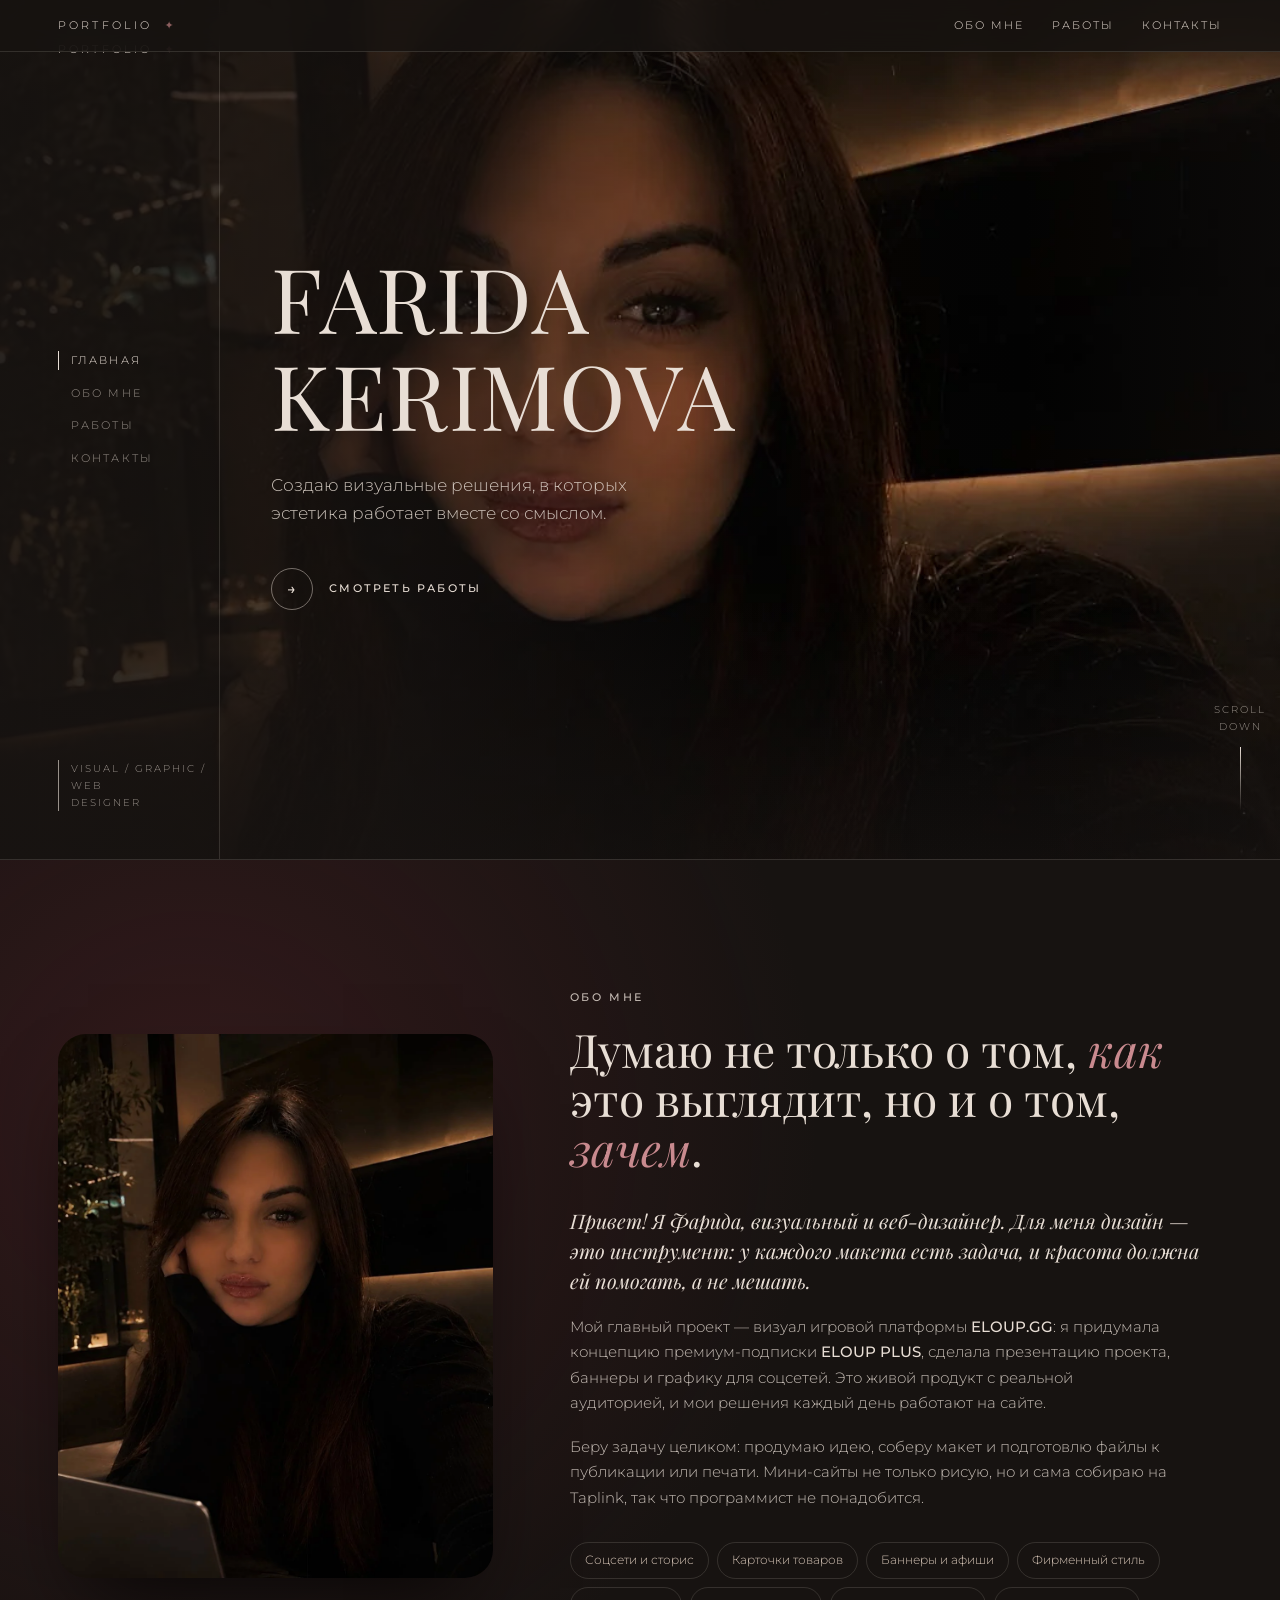
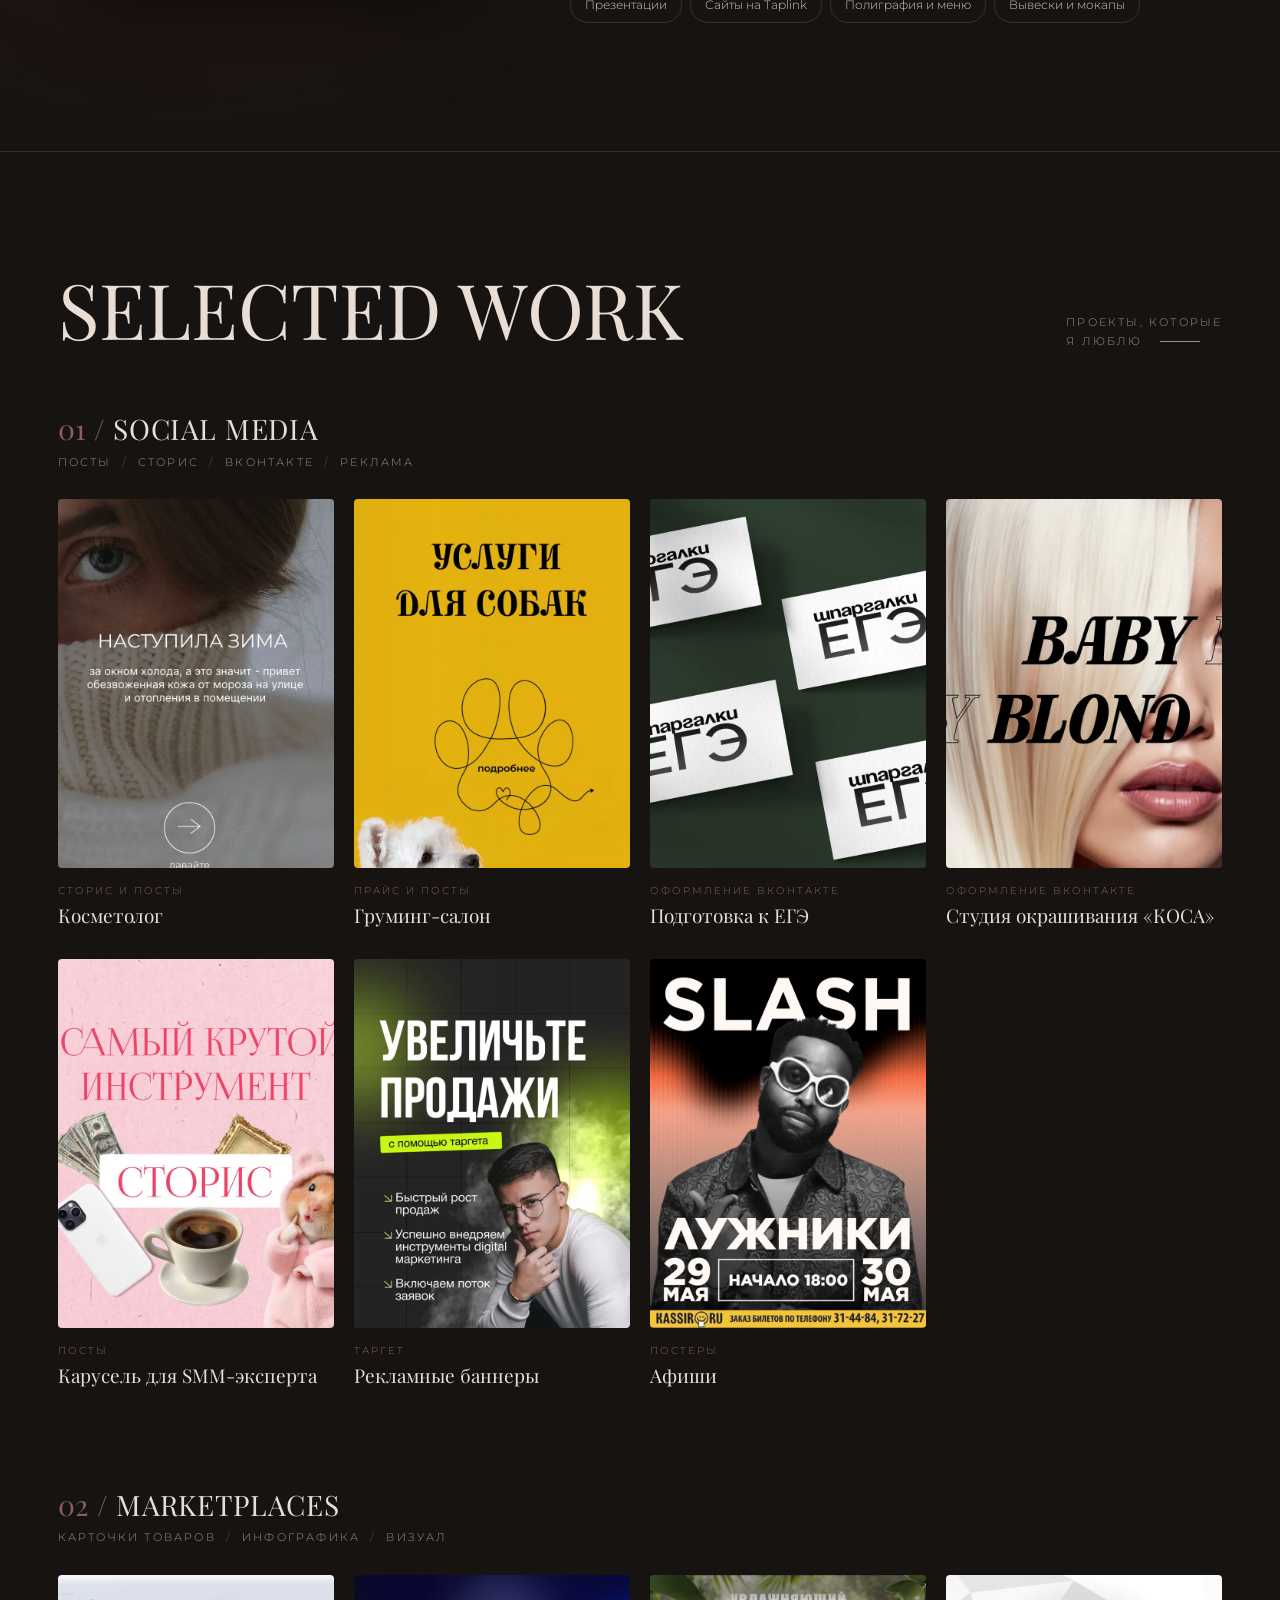
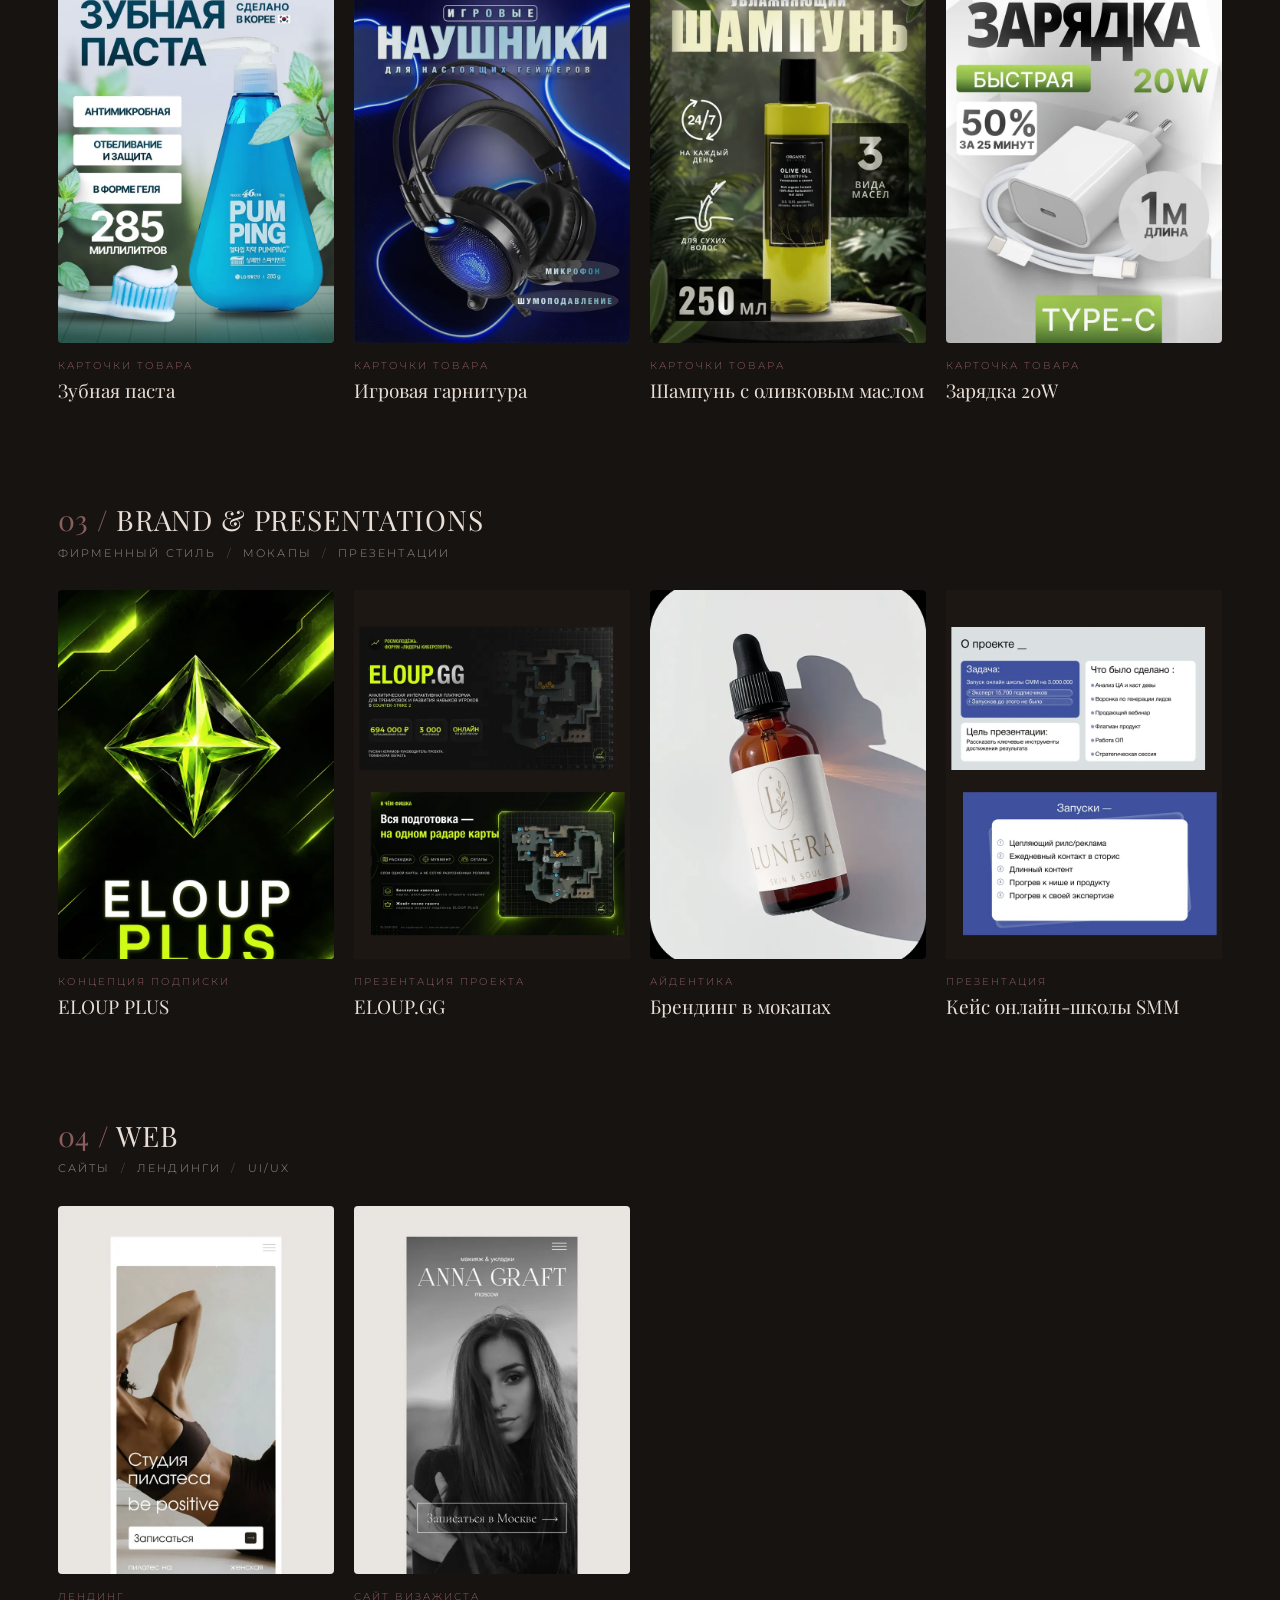
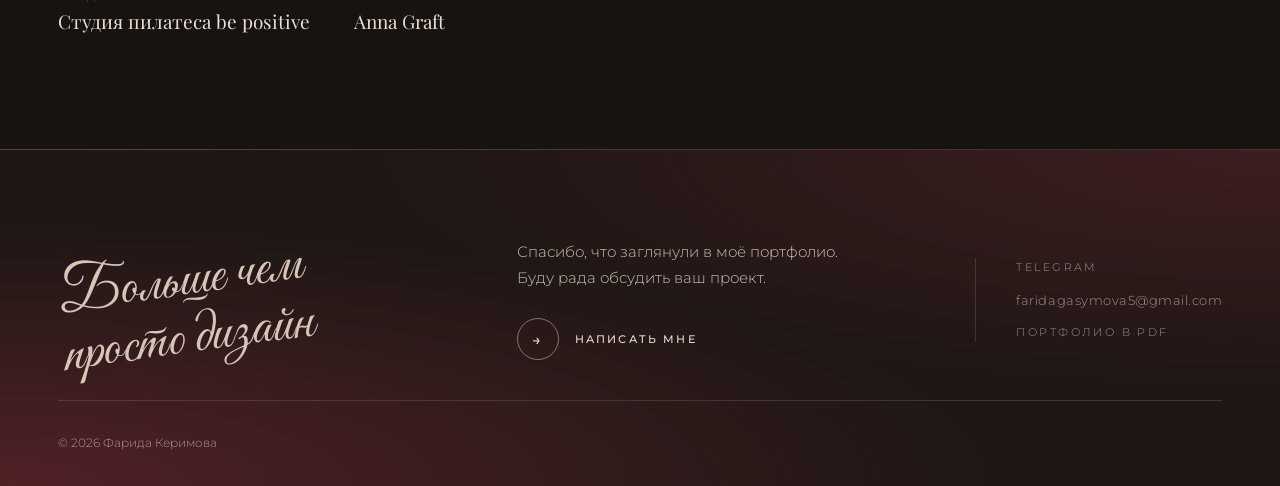
<file: index.html>
﻿<!doctype html>
<html lang="ru">
<head>
  <meta charset="utf-8">
  <meta name="viewport" content="width=device-width, initial-scale=1">
  <title>Фарида Керимова — дизайнер</title>
  <meta name="description" content="Фарида Керимова — визуальный, графический и веб-дизайнер: соцсети, карточки товаров, фирменный стиль, презентации и мини-сайты на Taplink.">
  <meta property="og:title" content="Фарида Керимова — дизайнер">
  <meta property="og:description" content="Создаю визуальные решения, в которых эстетика работает вместе со смыслом.">
  <meta property="og:image" content="images/photo-wide.webp">
  <link rel="preconnect" href="https://fonts.googleapis.com">
  <link rel="preconnect" href="https://fonts.gstatic.com" crossorigin>
  <link href="https://fonts.googleapis.com/css2?family=Playfair+Display:ital,wght@0,400;0,500;1,400&family=Montserrat:wght@300;400;500;600&family=Great+Vibes&display=swap&subset=cyrillic" rel="stylesheet">
  <link rel="stylesheet" href="styles.css">
</head>
<body>
  <header class="bar">
    <a href="#top" class="bar__logo">Portfolio <span>✦</span></a>
    <nav class="bar__nav">
      <a href="#about">Обо мне</a>
      <a href="#works">Работы</a>
      <a href="#contact">Контакты</a>
    </nav>
  </header>

  <main id="top">
    <section class="hero">
      <picture>
        <source media="(max-width: 960px)" srcset="images/photo-portrait.webp">
        <img class="hero__bg" src="images/photo-wide.webp" alt="Фарида Керимова за работой" fetchpriority="high">
      </picture>
      <aside class="hero__rail">
        <p class="hero__mark">Portfolio <span>✦</span></p>
        <nav class="hero__nav">
          <a href="#top" class="is-active">Главная</a>
          <a href="#about">Обо мне</a>
          <a href="#works">Работы</a>
          <a href="#contact">Контакты</a>
        </nav>
        <p class="hero__role">Visual / Graphic / Web<br>designer</p>
      </aside>
      <div class="hero__text">
        <h1>Farida<br>Kerimova</h1>
        <p class="hero__lead">Создаю визуальные решения, в&nbsp;которых эстетика работает вместе со&nbsp;смыслом.</p>
        <a href="#works" class="arrow-link"><i>→</i>Смотреть работы</a>
      </div>
      <a href="#about" class="hero__scroll">Scroll<br>down</a>
    </section>

    <section class="about" id="about">
      <div class="about__photo">
        <img src="images/photo-portrait.webp" alt="Фарида Керимова" loading="lazy">
      </div>
      <div class="about__text">
        <p class="eyebrow">Обо мне</p>
        <h2>Думаю не только о&nbsp;том, <em>как</em> это выглядит, но&nbsp;и&nbsp;о&nbsp;том, <em>зачем</em>.</h2>
        <p class="about__first">Привет! Я Фарида, визуальный и веб-дизайнер. Для меня дизайн — это инструмент: у каждого макета есть задача, и красота должна ей помогать, а не мешать.</p>
        <p>Мой главный проект — визуал игровой платформы <strong>ELOUP.GG</strong>: я придумала концепцию премиум-подписки <strong>ELOUP PLUS</strong>, сделала презентацию проекта, баннеры и графику для соцсетей. Это живой продукт с реальной аудиторией, и мои решения каждый день работают на сайте.</p>
        <p>Беру задачу целиком: продумаю идею, соберу макет и подготовлю файлы к публикации или печати. Мини-сайты не только рисую, но и сама собираю на Taplink, так что программист не понадобится.</p>
        <ul class="about__skills">
          <li>Соцсети и сторис</li>
          <li>Карточки товаров</li>
          <li>Баннеры и афиши</li>
          <li>Фирменный стиль</li>
          <li>Презентации</li>
          <li>Сайты на Taplink</li>
          <li>Полиграфия и меню</li>
          <li>Вывески и мокапы</li>
        </ul>
      </div>
    </section>

    <section class="works" id="works">
      <div class="works__head">
        <h2>Selected work</h2>
        <p class="works__note">Проекты, которые<br>я люблю <span></span></p>
      </div>
      <div class="works__groups" id="groups"></div>
    </section>
  </main>

  <footer class="contact" id="contact">
    <p class="contact__script">Больше чем<br>просто дизайн</p>
    <div class="contact__main">
      <p>Спасибо, что заглянули в&nbsp;моё портфолио. Буду рада обсудить ваш проект.</p>
      <a href="https://t.me/f_aliev1" class="arrow-link" target="_blank" rel="noopener"><i>→</i>Написать мне</a>
    </div>
    <nav class="contact__links">
      <a href="https://t.me/f_aliev1" target="_blank" rel="noopener">Telegram</a>
      <a href="mailto:faridagasymova5@gmail.com">faridagasymova5@gmail.com</a>
      <a href="portfolio.pdf" download>Портфолио в PDF</a>
    </nav>
    <p class="contact__copy">© 2026 Фарида Керимова</p>
  </footer>

  <dialog class="case" id="case">
    <button class="case__close" aria-label="Закрыть" data-close>×</button>
    <div id="caseBody"></div>
  </dialog>

  <script src="cases.js"></script>
  <script src="app.js"></script>
</body>
</html>
</file>
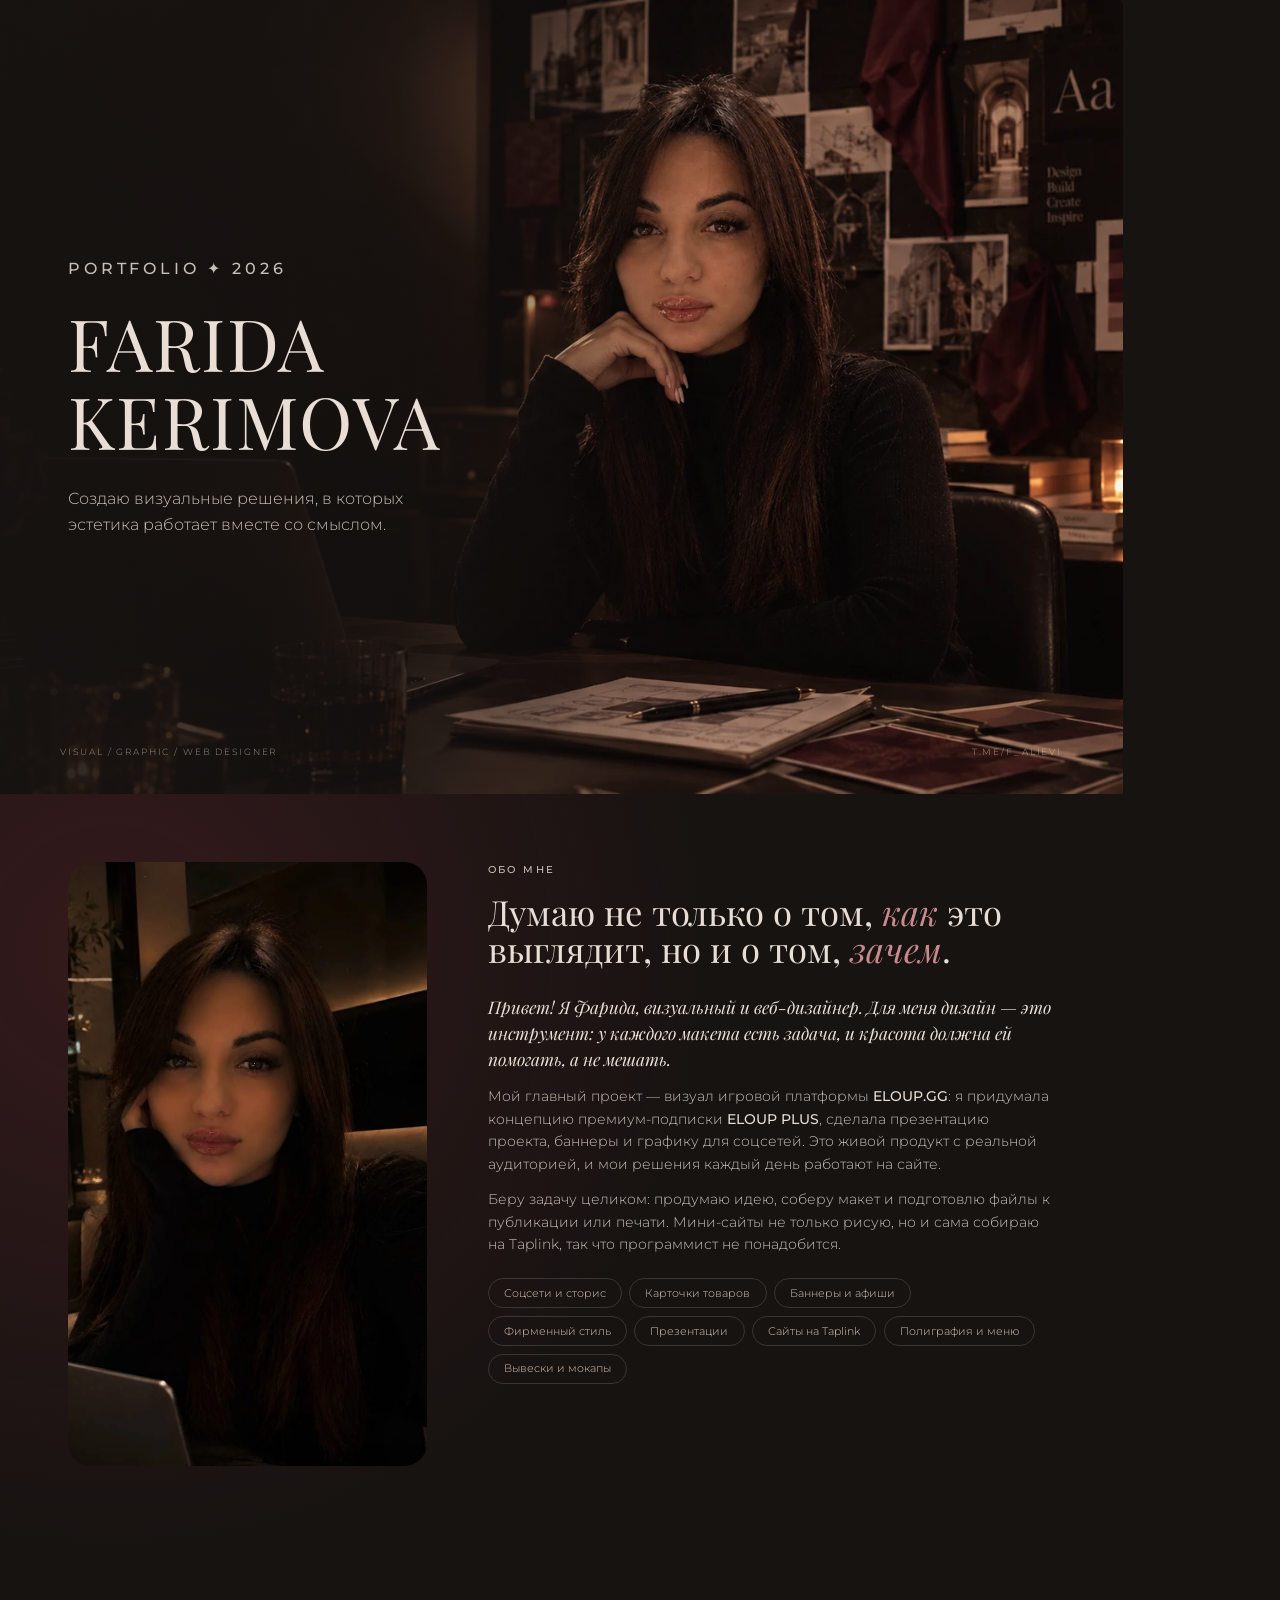
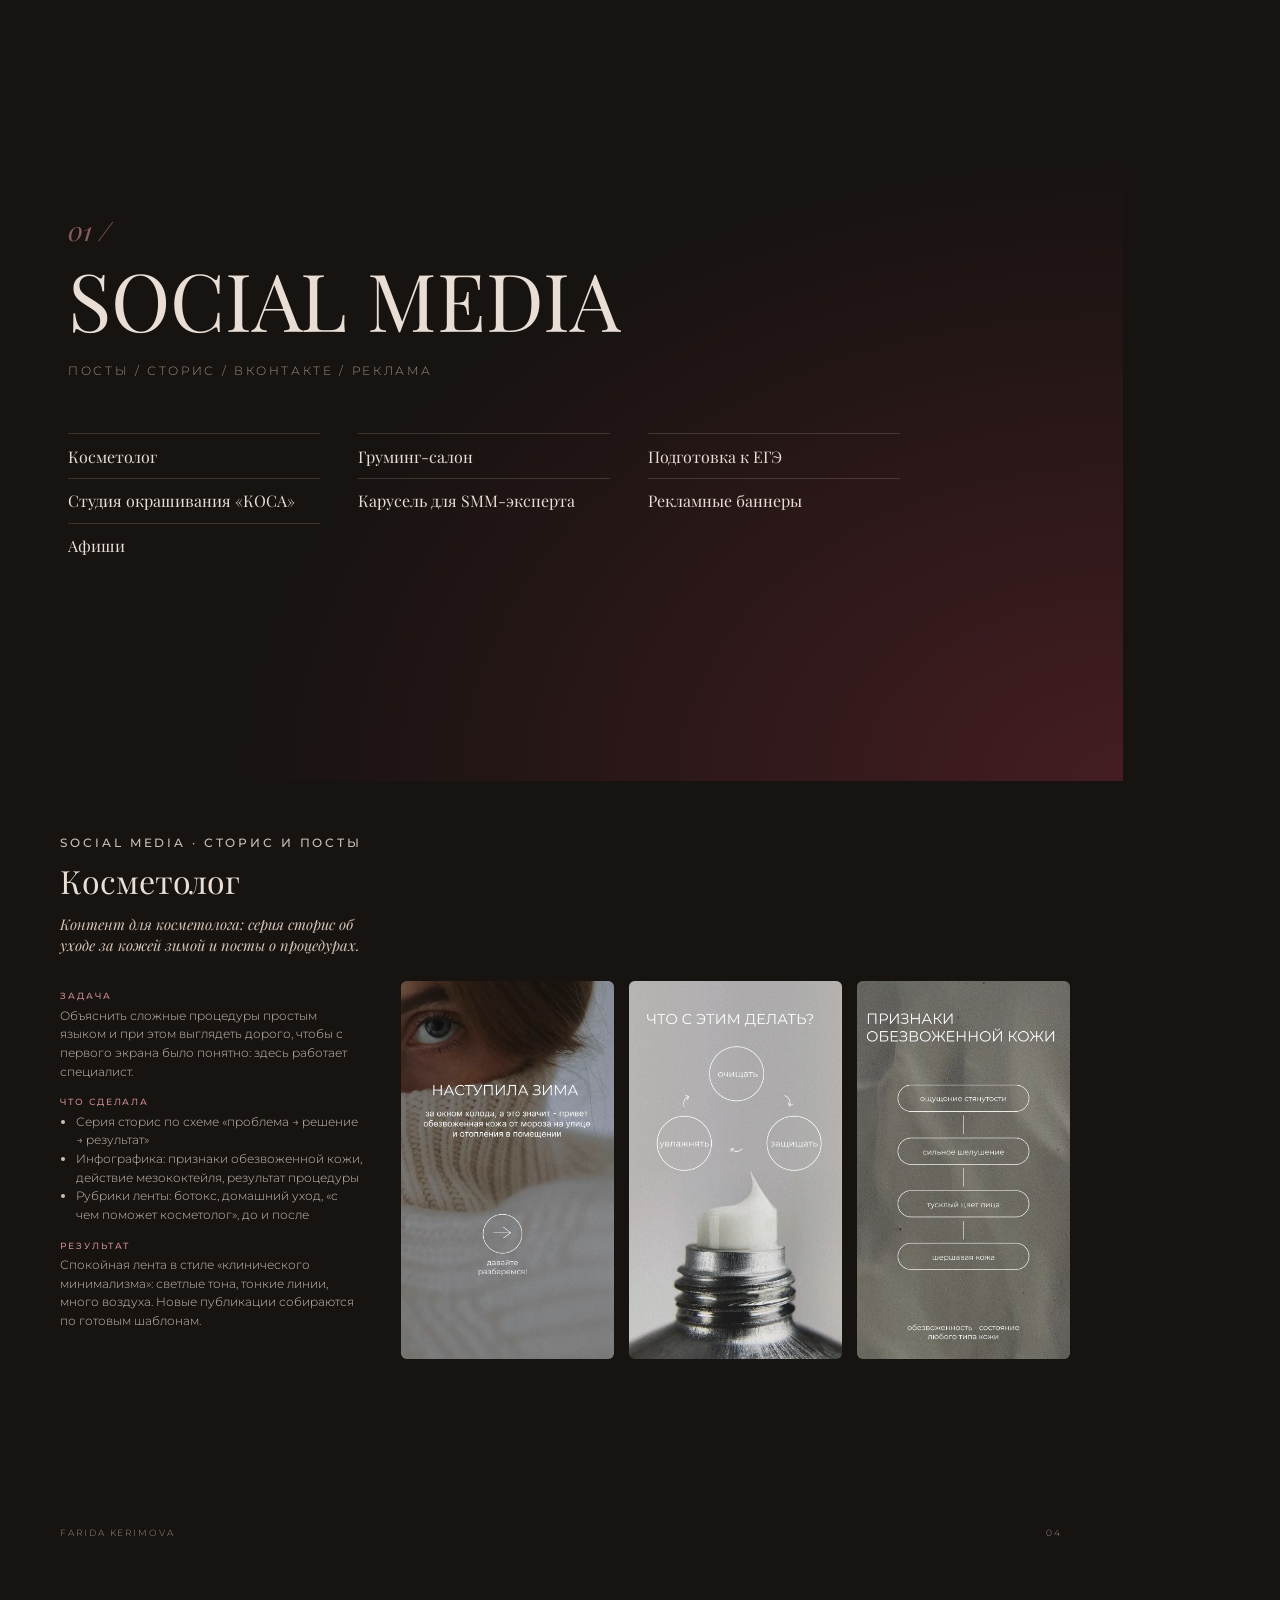
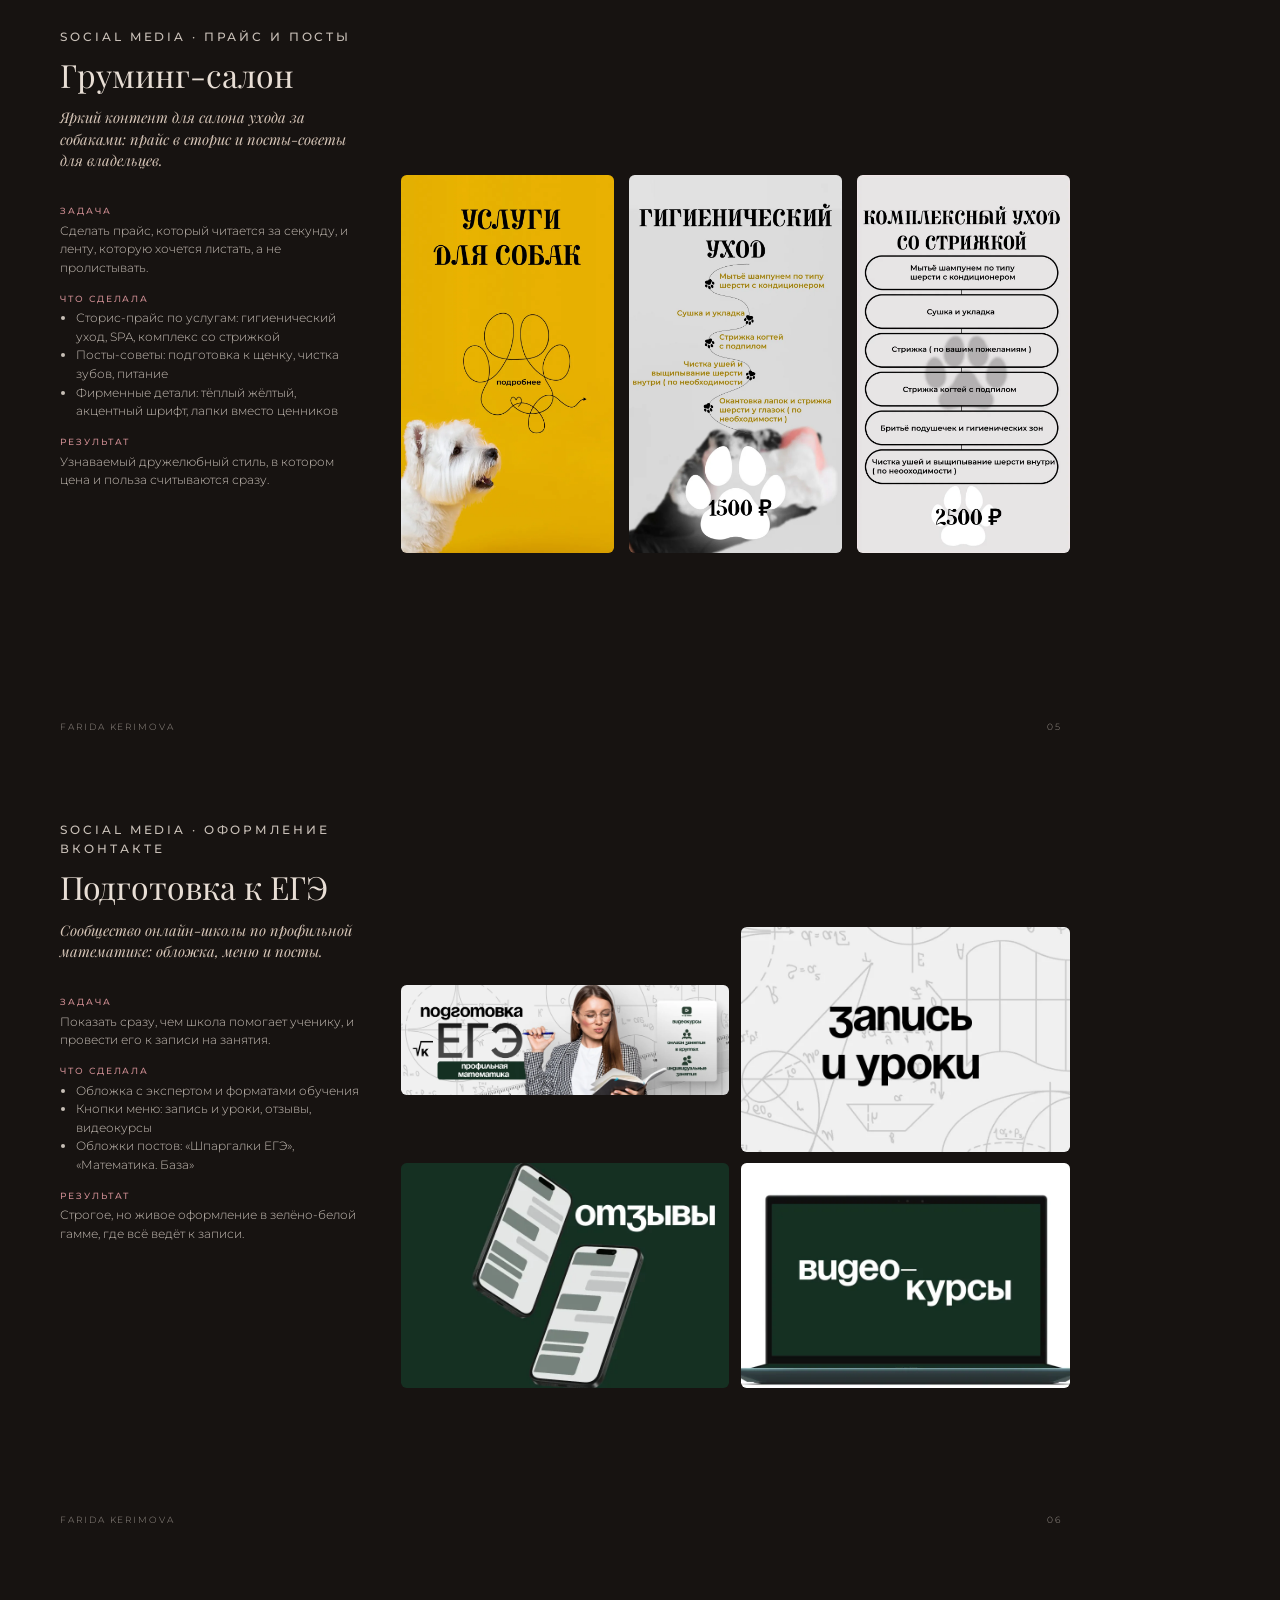
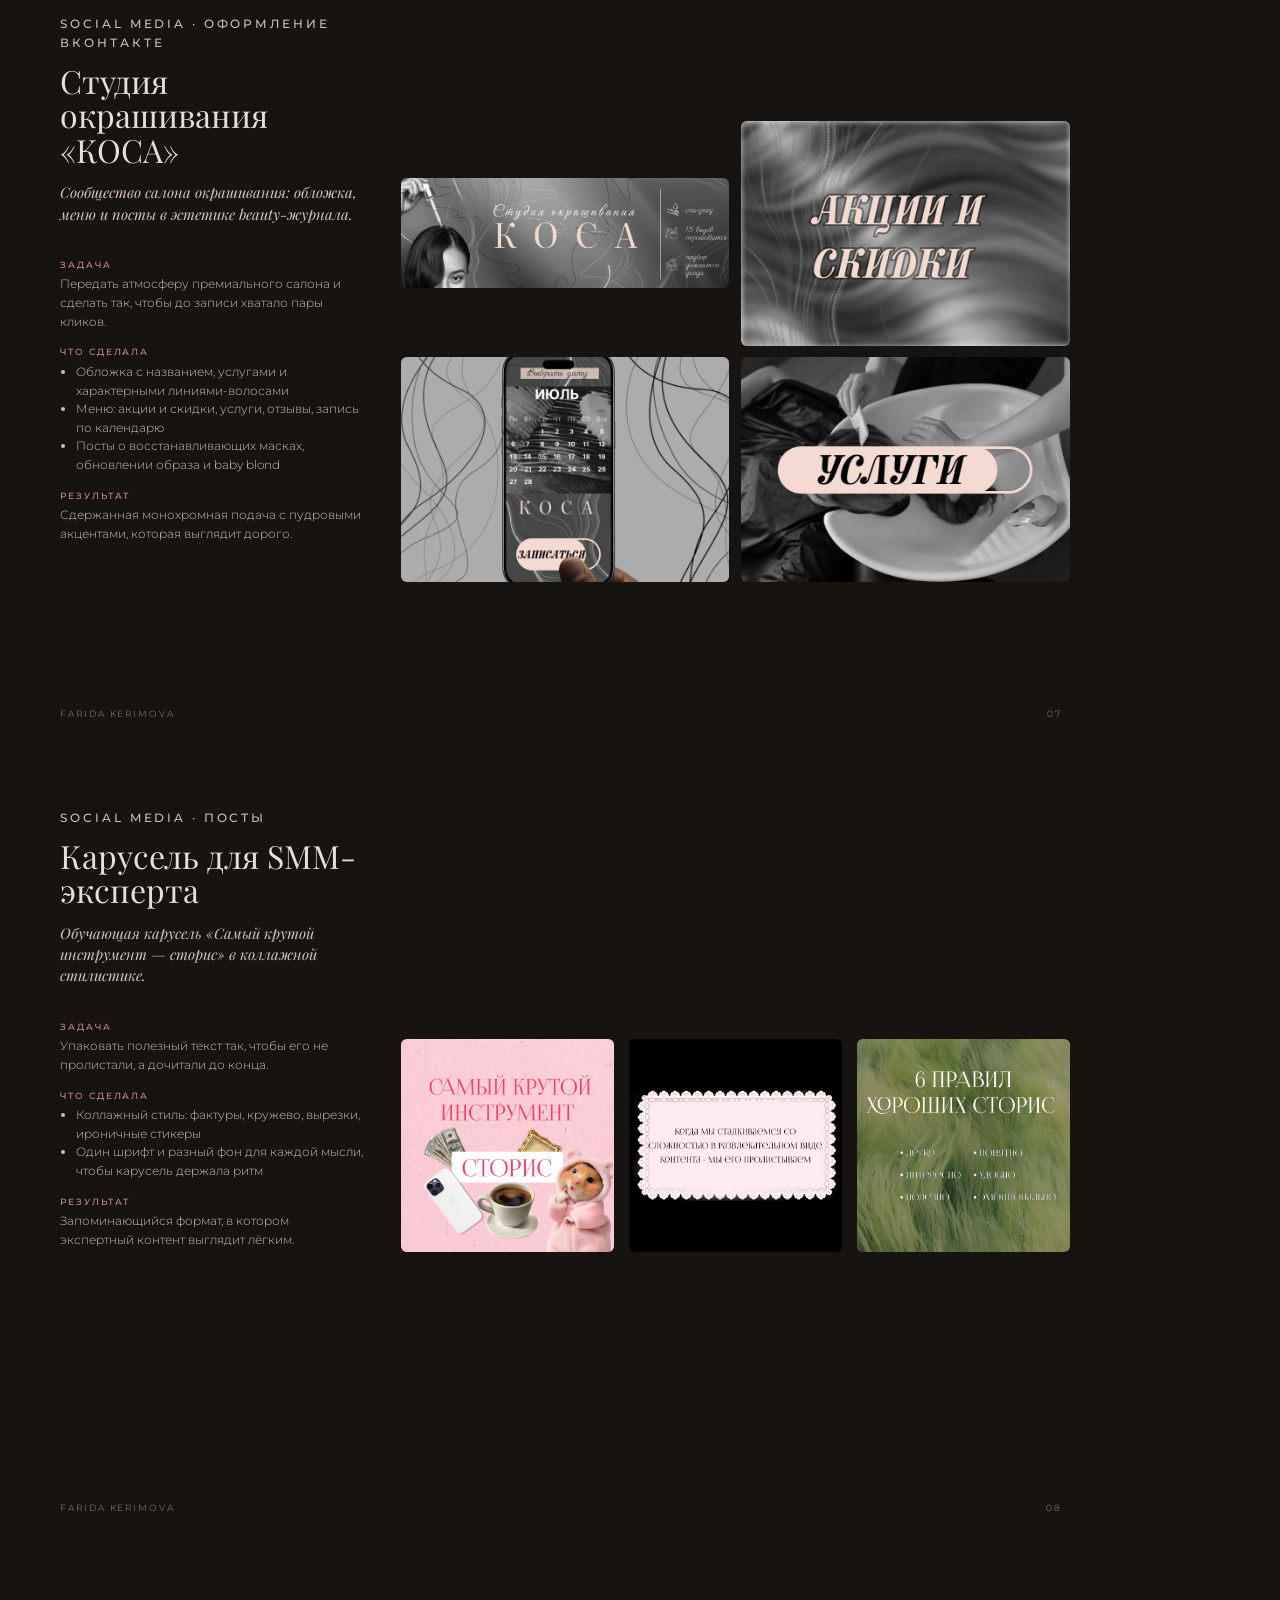
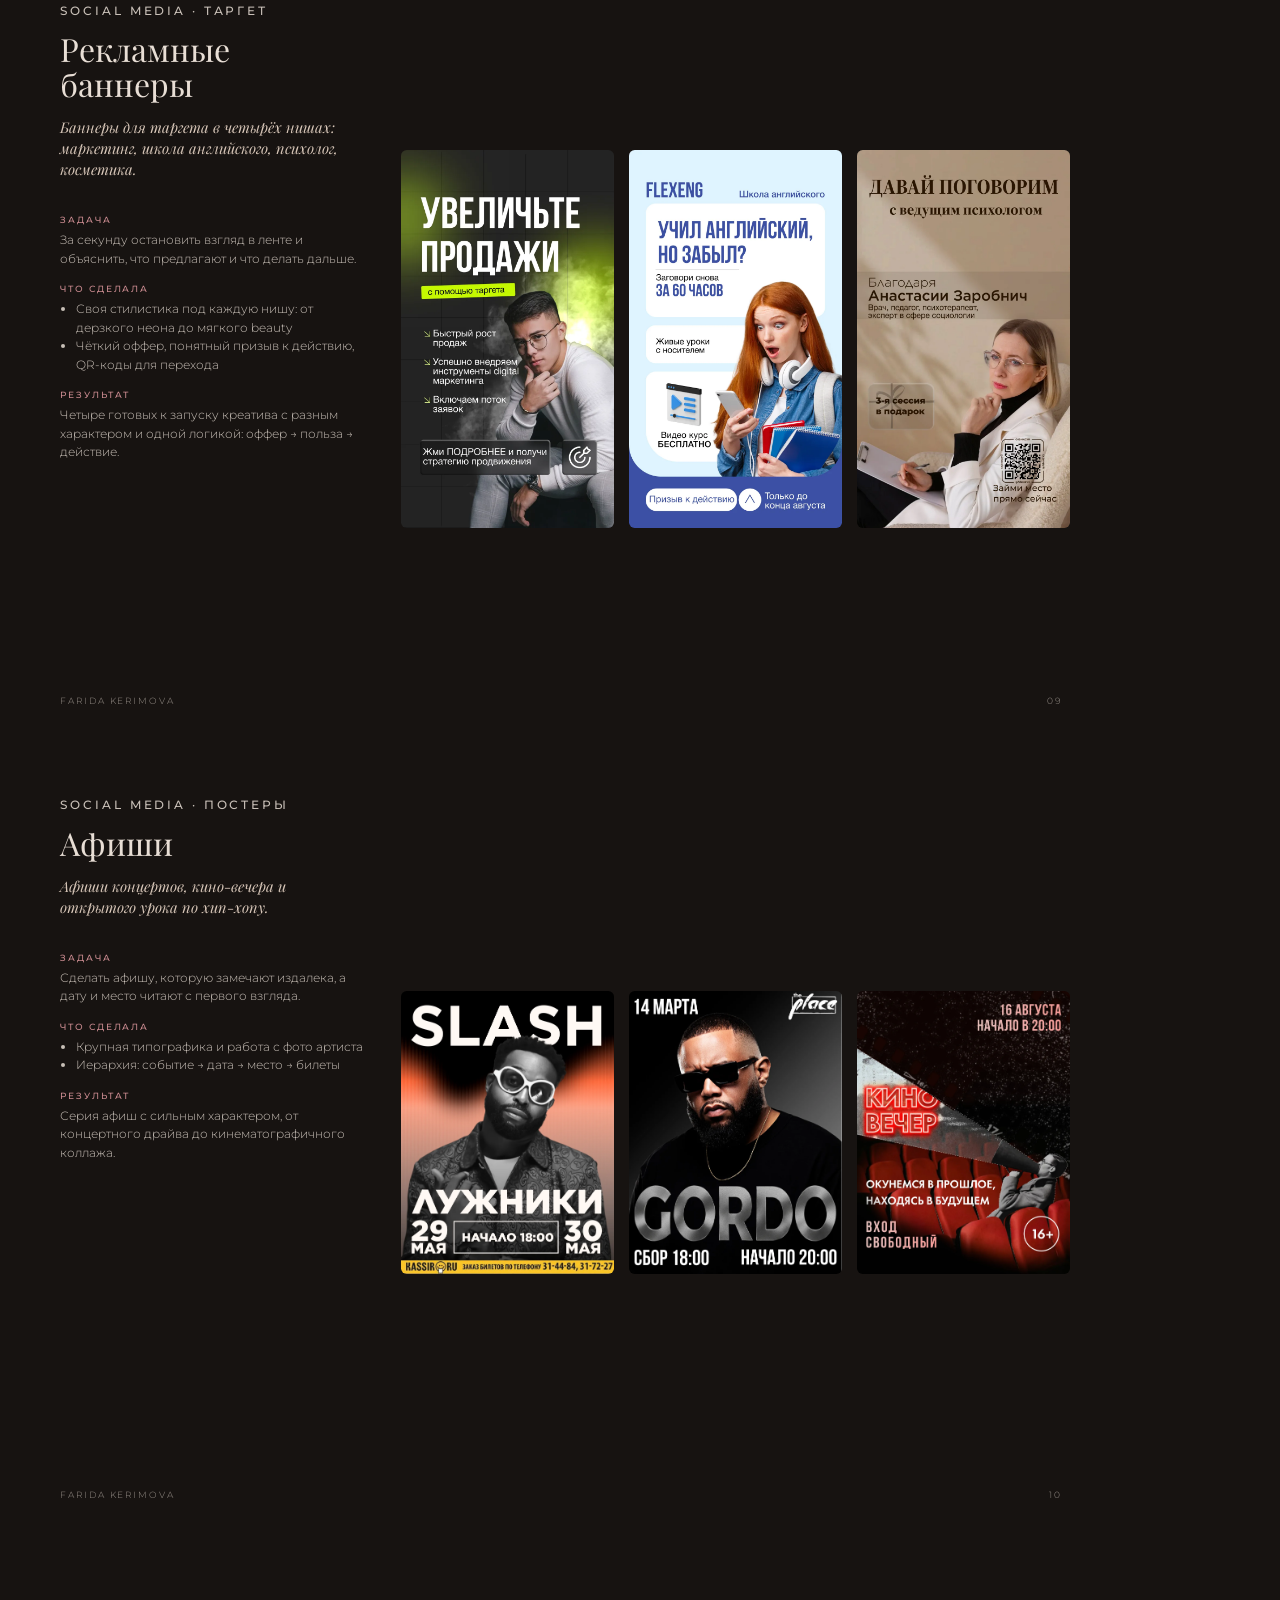
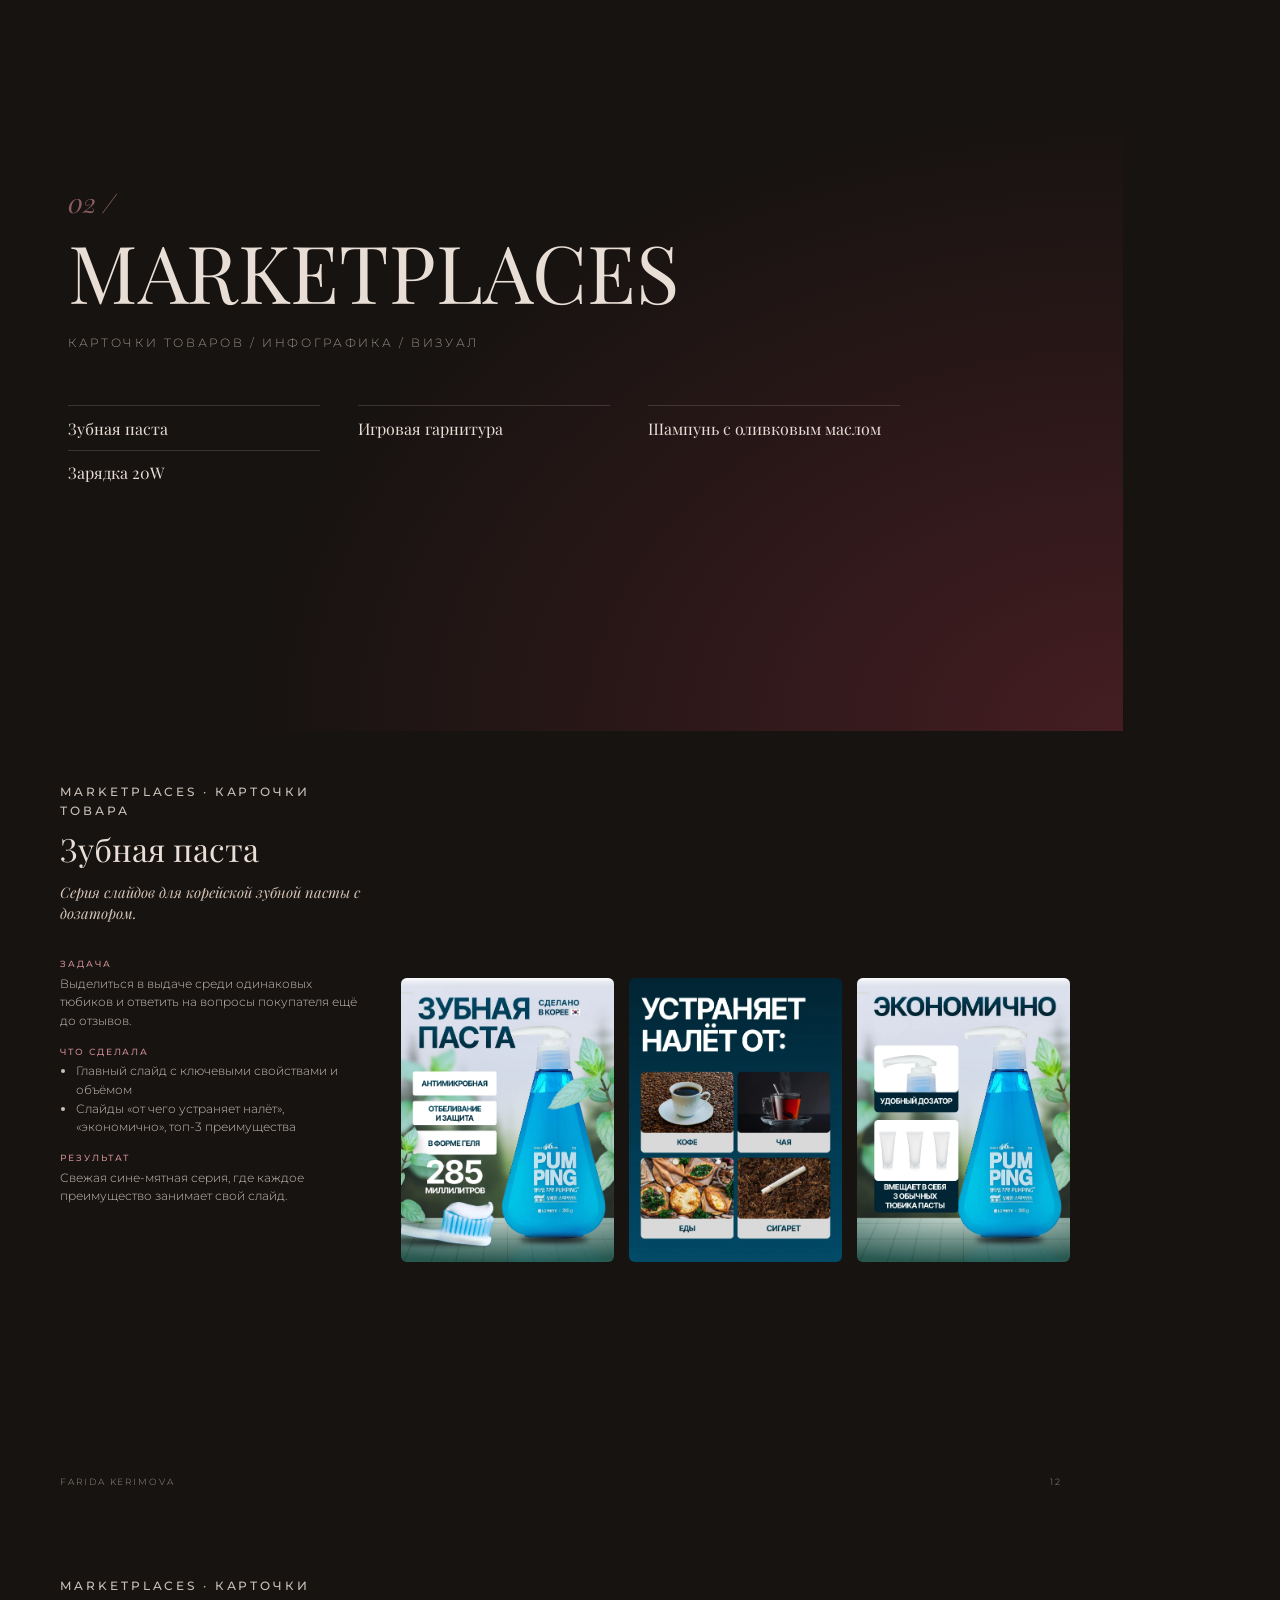
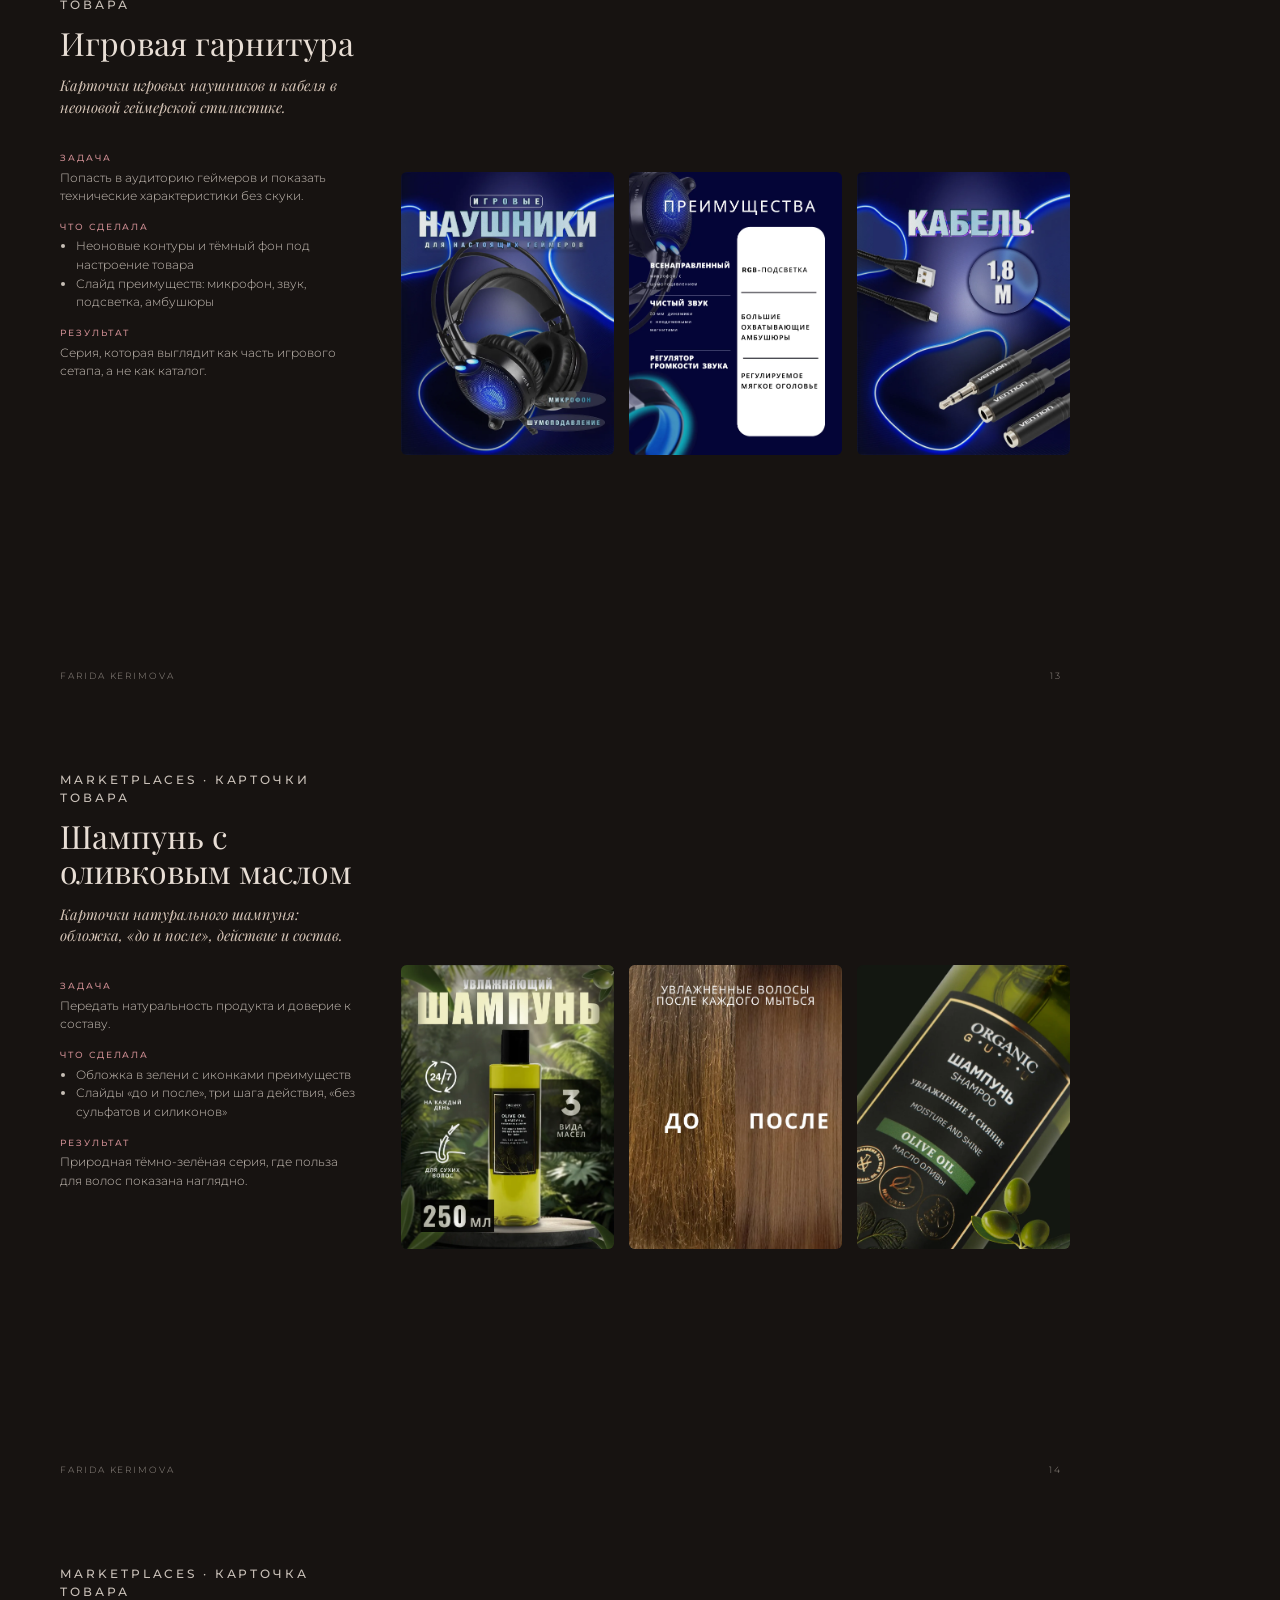
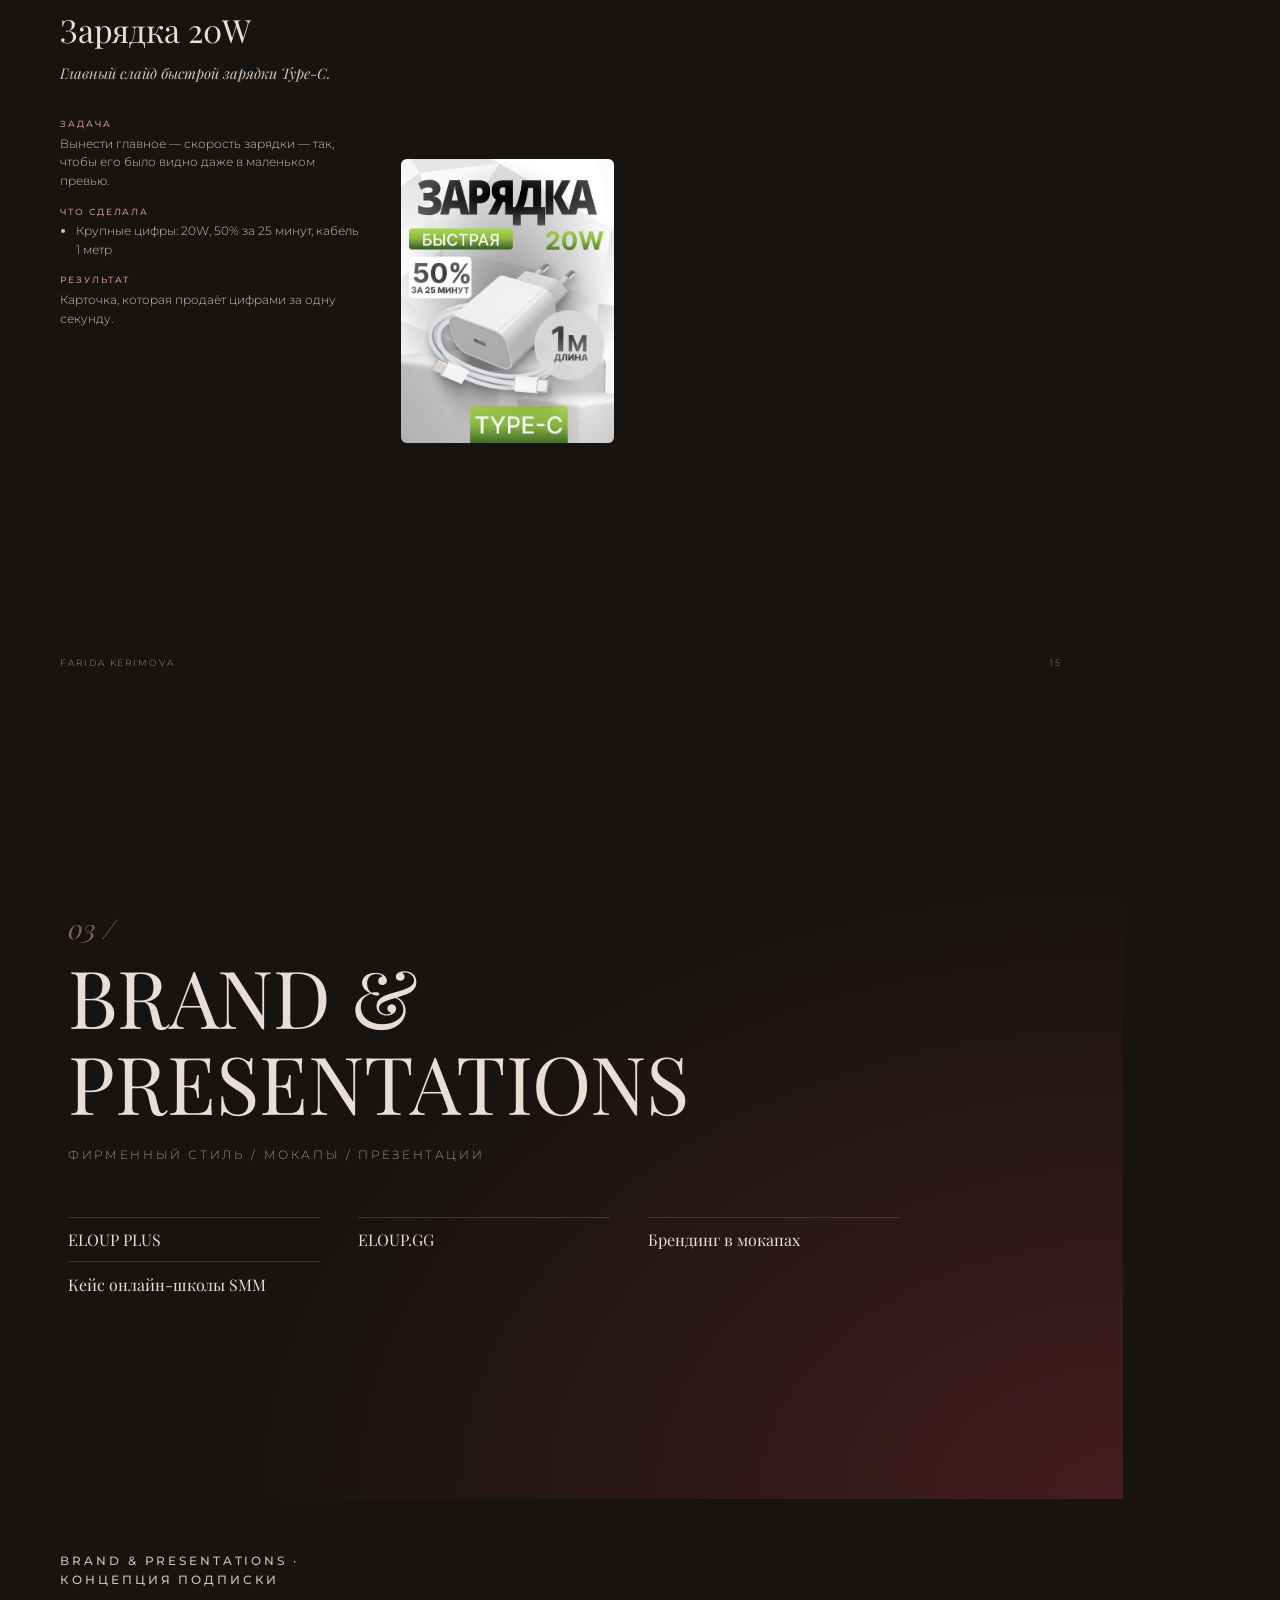
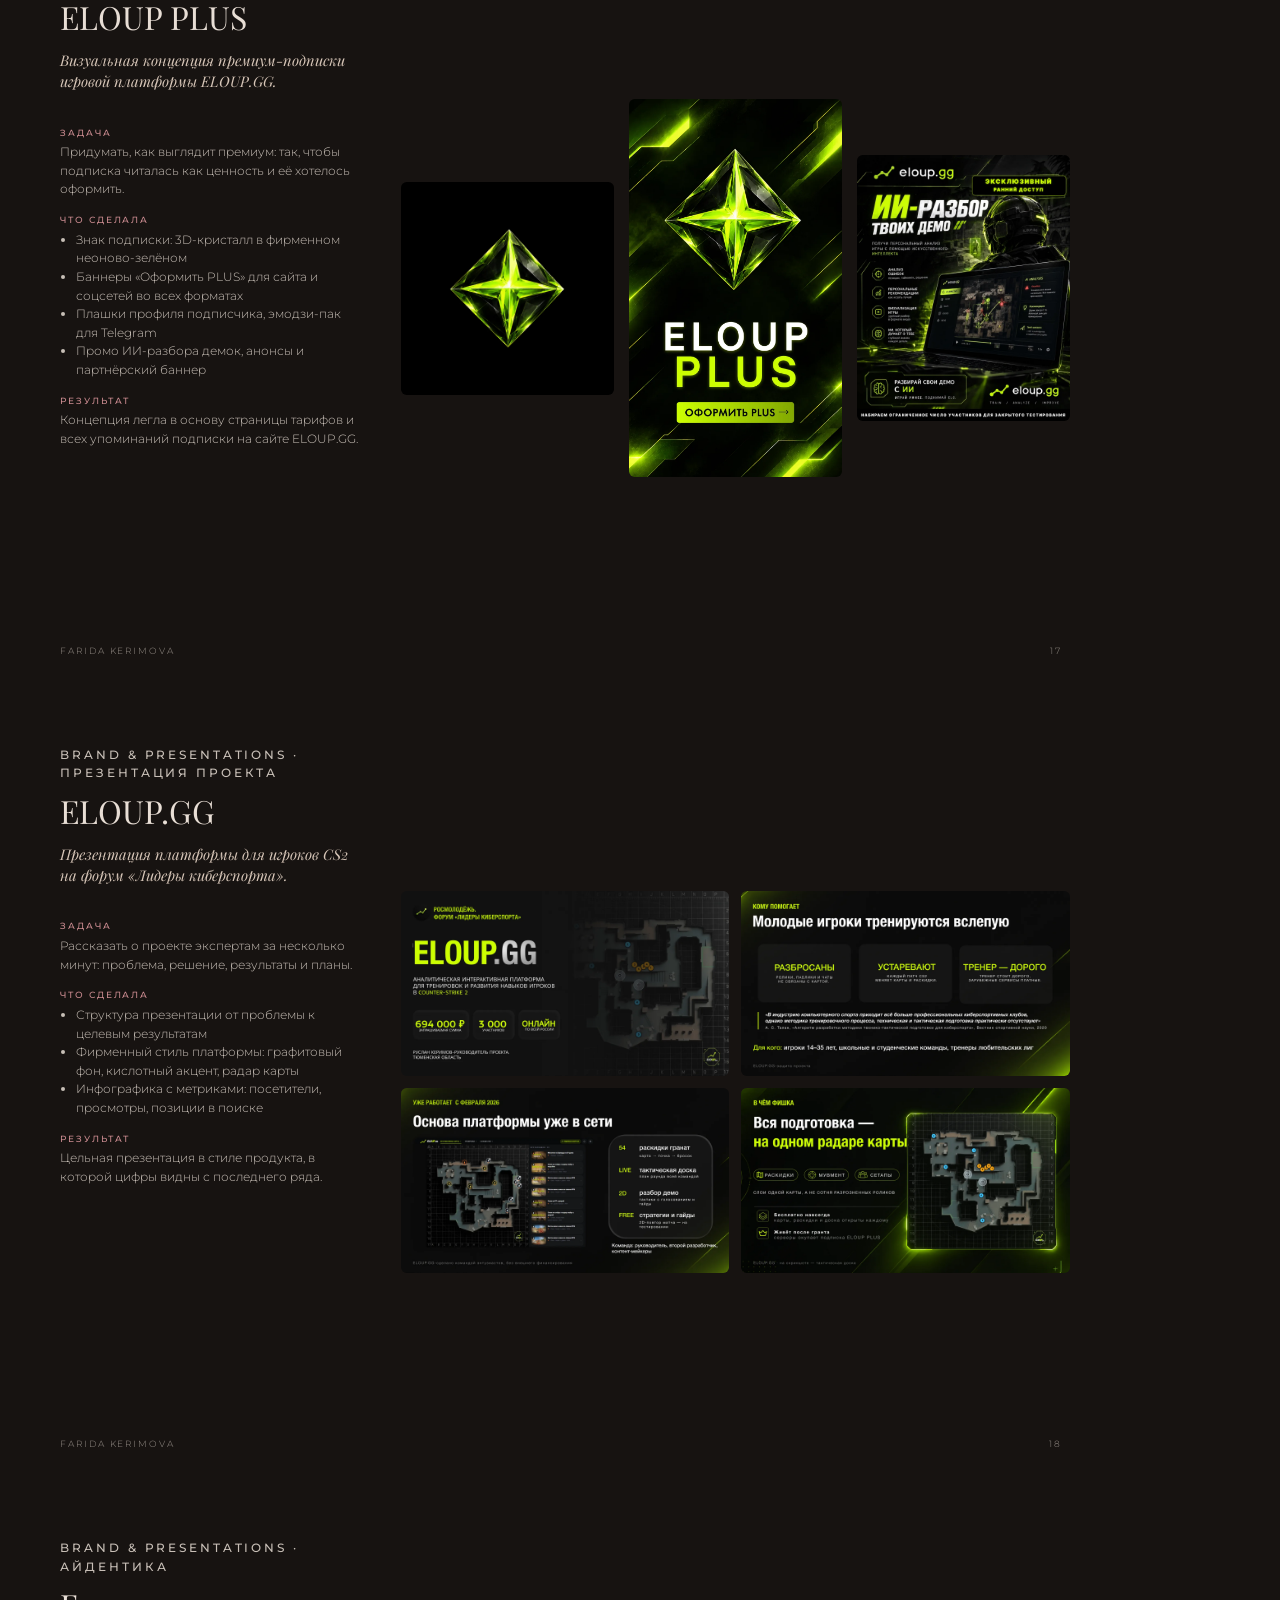
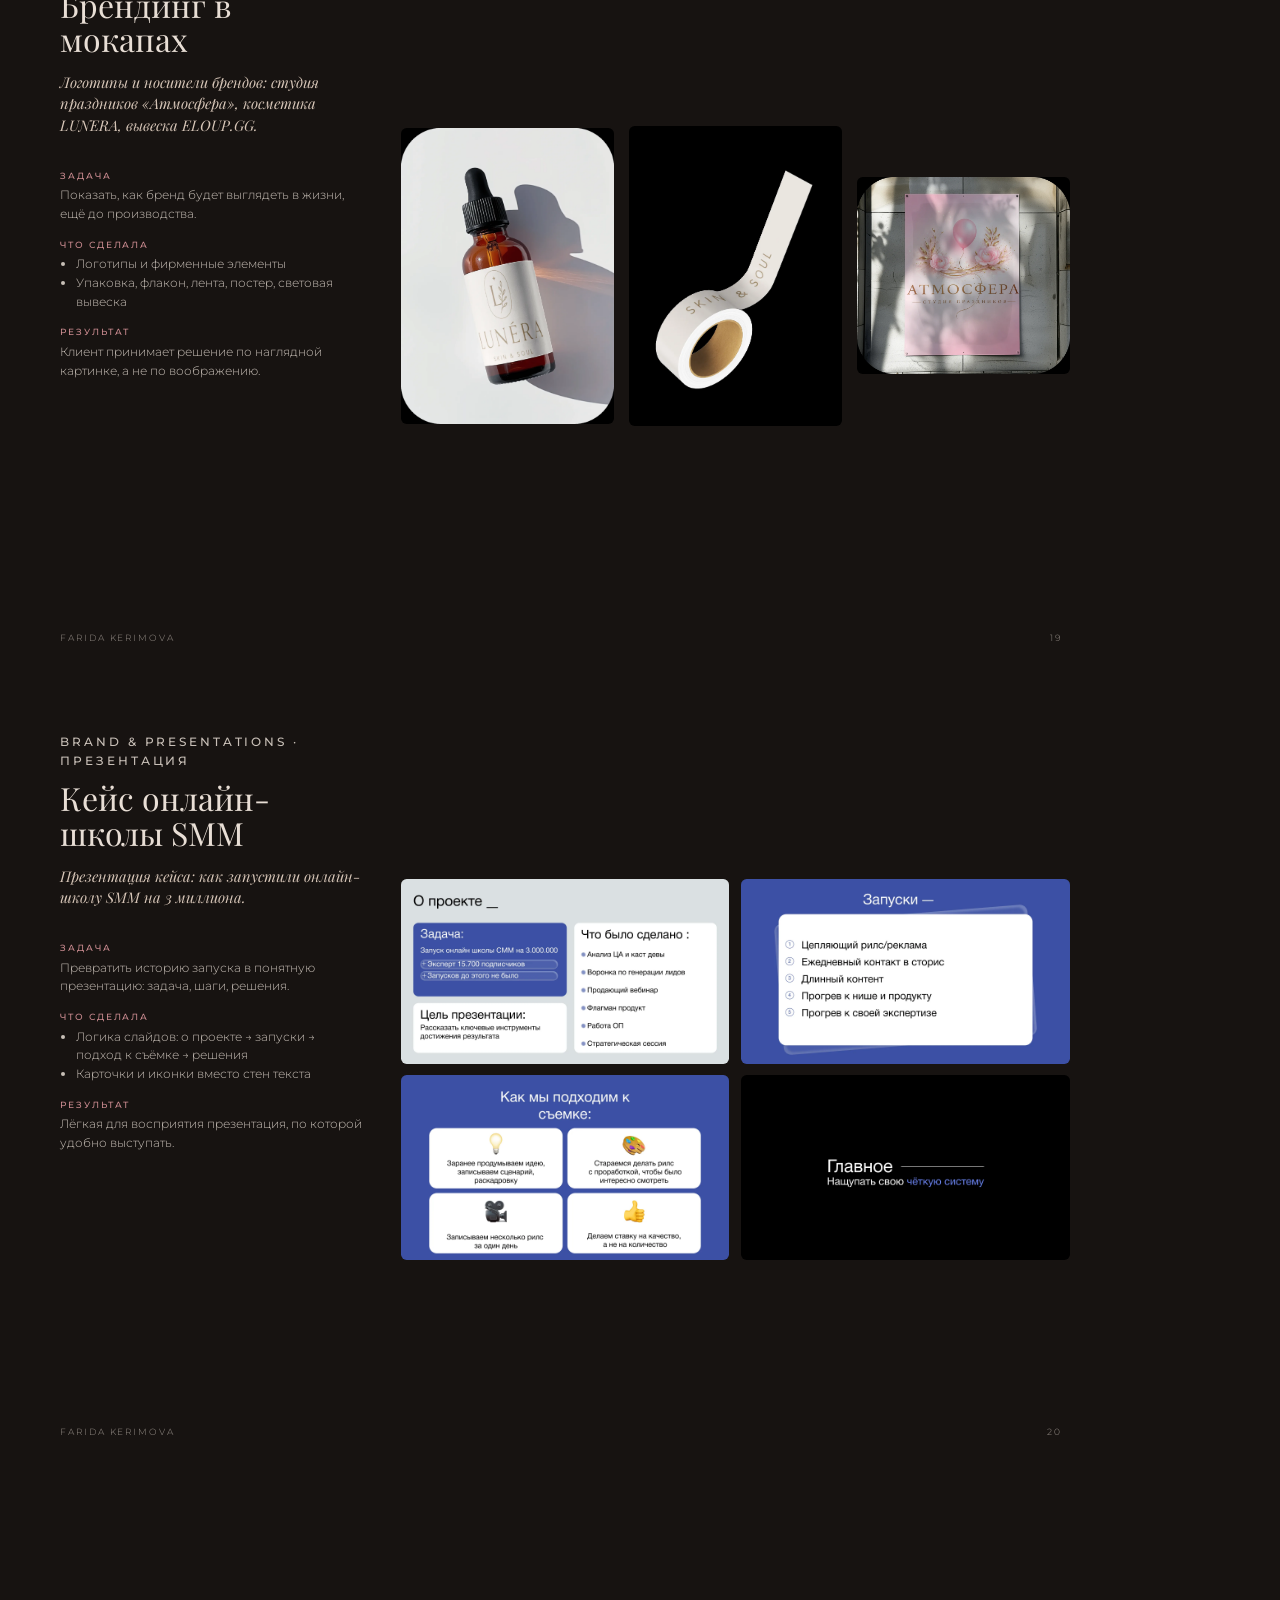
<file: pdf.html>
﻿<!doctype html>
<html lang="ru">
<head>
  <meta charset="utf-8">
  <title>Фарида Керимова — портфолио</title>
  <!-- Исходник portfolio.pdf: те же кейсы из cases.js, вёрстка под альбомный A4. -->
  <link href="https://fonts.googleapis.com/css2?family=Playfair+Display:ital,wght@0,400;0,500;1,400&family=Montserrat:wght@300;400;500&family=Great+Vibes&display=swap&subset=cyrillic" rel="stylesheet">
  <style>
    @page { size: 297mm 210mm; margin: 0; }
    :root { --bg: #171311; --bg-2: #1e1714; --wine: #7a2935; --rose: #8b5e5e; --pink: #c98a8f; --cream: #e8ded5; --sand: #d7c6b8; --muted: rgba(232, 222, 213, .62); --line: rgba(232, 222, 213, .16); }
    * { box-sizing: border-box; margin: 0; padding: 0; }
    body { background: var(--bg); color: var(--cream); font: 300 10.5pt/1.6 'Montserrat', sans-serif; -webkit-print-color-adjust: exact; print-color-adjust: exact; }
    h1, h2 { font-family: 'Playfair Display', serif; font-weight: 400; line-height: 1.08; }
    em { font-style: italic; color: var(--pink); }
    .page { position: relative; width: 297mm; height: 210mm; overflow: hidden; page-break-after: always; break-after: page; background: var(--bg); }
    .label { font-size: 7.5pt; letter-spacing: .24em; text-transform: uppercase; color: var(--rose); font-weight: 500; }
    .foot { position: absolute; left: 16mm; right: 16mm; bottom: 9mm; display: flex; justify-content: space-between; font-size: 7pt; letter-spacing: .2em; text-transform: uppercase; color: var(--muted); }

    /* Обложка */
    .cover img { position: absolute; inset: 0; width: 100%; height: 100%; object-fit: cover; object-position: 70% 30%; }
    .cover::after { content: ''; position: absolute; inset: 0; background: linear-gradient(90deg, rgba(23, 19, 17, .94) 0%, rgba(23, 19, 17, .7) 35%, rgba(23, 19, 17, .05) 62%, transparent); }
    .cover__text { position: absolute; z-index: 1; left: 18mm; top: 50%; transform: translateY(-50%); }
    .cover h1 { font-size: 54pt; text-transform: uppercase; letter-spacing: .02em; margin: 6mm 0 7mm; }
    .cover p { font-size: 12pt; max-width: 95mm; color: rgba(232, 222, 213, .85); }
    .cover .foot { z-index: 1; }

    /* Обо мне */
    .about { display: grid; grid-template-columns: 95mm 1fr; gap: 16mm; padding: 18mm 18mm 20mm; background: radial-gradient(circle at 10% 20%, rgba(122, 41, 53, .3), transparent 50%), var(--bg); }
    .about img { width: 100%; height: 160mm; object-fit: cover; border-radius: 6mm; }
    .about h2 { font-size: 26pt; margin: 4mm 0 7mm; }
    .about p { margin-bottom: 3.5mm; color: rgba(232, 222, 213, .85); }
    .about .first { font: italic 400 13pt/1.5 'Playfair Display', serif; color: var(--cream); }
    .about strong { font-weight: 500; color: var(--cream); }
    .chips { display: flex; flex-wrap: wrap; gap: 2mm; margin-top: 6mm; }
    .chips span { font-size: 8pt; padding: 1.5mm 4mm; border: 1px solid var(--line); border-radius: 10mm; color: var(--sand); }

    /* Раздел */
    .divider { display: flex; flex-direction: column; justify-content: center; padding: 0 18mm; background: radial-gradient(ellipse at 100% 100%, rgba(122, 41, 53, .45), transparent 55%), var(--bg); }
    .divider .num { font: italic 400 20pt 'Playfair Display', serif; color: var(--rose); }
    .divider h2 { font-size: 60pt; text-transform: uppercase; margin: 2mm 0 5mm; }
    .divider .tags { font-size: 9pt; letter-spacing: .22em; text-transform: uppercase; color: var(--muted); }
    .divider ol { list-style: none; margin-top: 14mm; display: grid; grid-template-columns: repeat(3, 1fr); gap: 3mm 10mm; max-width: 220mm; }
    .divider li { font: 400 12pt 'Playfair Display', serif; padding-top: 3mm; border-top: 1px solid var(--line); }

    /* Кейс */
    .case { display: grid; grid-template-columns: 80mm 1fr; gap: 10mm; padding: 14mm 14mm 18mm 16mm; }
    .case__text { display: flex; flex-direction: column; }
    .case h2 { font-size: 24pt; margin: 3mm 0 4mm; }
    .case .lead { font: italic 400 11pt/1.45 'Playfair Display', serif; color: var(--sand); margin-bottom: 5mm; }
    .case h4 { font: 500 7pt 'Montserrat', sans-serif; letter-spacing: .2em; text-transform: uppercase; color: var(--pink); margin: 4mm 0 1.5mm; }
    .case p, .case li { font-size: 9pt; line-height: 1.55; color: rgba(232, 222, 213, .85); }
    .case ul { padding-left: 4mm; }
    .shots { display: flex; gap: 3mm; height: 178mm; align-items: center; justify-content: center; }
    .shots img { min-width: 0; max-height: 100%; max-width: 100%; object-fit: contain; border-radius: 1.5mm; }
    .shots.v { display: grid; grid-template-columns: repeat(3, 1fr); gap: 4mm; align-items: center; }
    .shots.v img { width: 100%; max-height: 178mm; }
    .shots.w { display: grid; grid-template-columns: 1fr 1fr; align-content: center; }
    .shots.w img { width: 100%; }
    .shots.t img { height: 100%; width: auto; }
    .shots.t img:first-child { height: 100%; width: 70mm; object-fit: cover; object-position: top; }

    /* Контакты */
    .contacts { display: flex; flex-direction: column; justify-content: center; align-items: center; text-align: center; background: radial-gradient(ellipse at 0% 100%, rgba(122, 41, 53, .55), transparent 55%), radial-gradient(ellipse at 100% 0%, rgba(122, 41, 53, .35), transparent 50%), var(--bg-2); }
    .contacts .script { font: 400 44pt/1 'Great Vibes', cursive; color: var(--sand); transform: rotate(-6deg); margin-bottom: 14mm; }
    .contacts p { color: rgba(232, 222, 213, .85); margin-bottom: 9mm; font-size: 11pt; }
    .contacts a { display: block; color: var(--cream); text-decoration: none; font: 400 17pt 'Playfair Display', serif; margin: 1.5mm 0; }
  </style>
</head>
<body>
  <section class="page cover">
    <img src="images/photo-wide.webp" alt="">
    <div class="cover__text">
      <p class="label">Portfolio ✦ 2026</p>
      <h1>Farida<br>Kerimova</h1>
      <p>Создаю визуальные решения, в&nbsp;которых эстетика работает вместе со&nbsp;смыслом.</p>
    </div>
    <div class="foot"><span>Visual / Graphic / Web designer</span><span>t.me/f_aliev1</span></div>
  </section>

  <section class="page about">
    <img src="images/photo-portrait.webp" alt="">
    <div>
      <p class="label">Обо мне</p>
      <h2>Думаю не только о&nbsp;том, <em>как</em> это выглядит, но&nbsp;и&nbsp;о&nbsp;том, <em>зачем</em>.</h2>
      <p class="first">Привет! Я Фарида, визуальный и веб-дизайнер. Для меня дизайн — это инструмент: у каждого макета есть задача, и красота должна ей помогать, а не мешать.</p>
      <p>Мой главный проект — визуал игровой платформы <strong>ELOUP.GG</strong>: я придумала концепцию премиум-подписки <strong>ELOUP PLUS</strong>, сделала презентацию проекта, баннеры и графику для соцсетей. Это живой продукт с реальной аудиторией, и мои решения каждый день работают на сайте.</p>
      <p>Беру задачу целиком: продумаю идею, соберу макет и подготовлю файлы к публикации или печати. Мини-сайты не только рисую, но и сама собираю на Taplink, так что программист не понадобится.</p>
      <div class="chips"><span>Соцсети и сторис</span><span>Карточки товаров</span><span>Баннеры и афиши</span><span>Фирменный стиль</span><span>Презентации</span><span>Сайты на Taplink</span><span>Полиграфия и меню</span><span>Вывески и мокапы</span></div>
    </div>
  </section>

  <div id="cases"></div>

  <section class="page contacts">
    <p class="script">Больше чем просто дизайн</p>
    <p>Спасибо, что посмотрели моё портфолио. Буду рада обсудить ваш проект.</p>
    <a href="https://t.me/f_aliev1">Telegram — @f_aliev1</a>
    <a href="mailto:faridagasymova5@gmail.com">faridagasymova5@gmail.com</a>
  </section>

  <script src="cases.js"></script>
  <script>
    const esc = (s) => String(s).replace(/[&<>"]/g, (c) => ({ '&': '&amp;', '<': '&lt;', '>': '&gt;', '"': '&quot;' })[c]);
    const pad = (n) => String(n).padStart(2, '0');
    let page = 2;
    document.getElementById('cases').innerHTML = GROUPS.map((g, gi) => {
      page++;
      const divider = `
        <section class="page divider">
          <p class="num">${pad(gi + 1)} /</p>
          <h2>${esc(g.title)}</h2>
          <p class="tags">${g.tags.map(esc).join(' / ')}</p>
          <ol>${g.cases.map((c) => `<li>${esc(c.title)}</li>`).join('')}</ol>
        </section>`;
      return divider + g.cases.map((c) => {
        page++;
        // сколько макетов влезает на лист: вертикальные — 3 в ряд, горизонтальные — 4 сеткой, лендинги — 3
        const kind = c.wide ? 'w' : c.tall ? 't' : 'v';
        const picks = c.pdf || Array.from({ length: Math.min(c.shots, c.wide ? 4 : 3) }, (_, i) => i + 1);
        const shots = picks.map((i) => `<img src="images/${c.id}/${pad(i)}.webp" alt="">`).join('');
        return `
        <section class="page case">
          <div class="case__text">
            <p class="label">${esc(g.title)} · ${esc(c.kind)}</p>
            <h2>${esc(c.title)}</h2>
            <p class="lead">${esc(c.lead)}</p>
            <h4>Задача</h4><p>${esc(c.task)}</p>
            <h4>Что сделала</h4><ul>${c.work.map((w) => `<li>${esc(w)}</li>`).join('')}</ul>
            <h4>Результат</h4><p>${esc(c.result)}</p>
          </div>
          <div class="shots ${kind}">${shots}</div>
          <div class="foot"><span>Farida Kerimova</span><span>${pad(page)}</span></div>
        </section>`;
      }).join('');
    }).join('');
  </script>
</body>
</html>
</file>
<file: styles.css>
﻿/* Палитра — мудборд Фариды «Dark chocolate × Burgundy» */
:root {
  --bg: #171311;
  --bg-2: #1e1714;
  --choc: #3a211f;
  --wine: #7a2935;
  --rose: #8b5e5e;
  --cream: #e8ded5;
  --sand: #d7c6b8;
  --muted: rgba(232, 222, 213, .62);
  --line: rgba(232, 222, 213, .14);
  --serif: 'Playfair Display', Georgia, serif;
  --sans: 'Montserrat', system-ui, sans-serif;
  --script: 'Great Vibes', cursive;
  --pad: clamp(16px, 4.5vw, 64px);
}

* { box-sizing: border-box; margin: 0; padding: 0; }
html { scroll-behavior: smooth; }
body { background: var(--bg); color: var(--cream); font: 300 15px/1.7 var(--sans); -webkit-font-smoothing: antialiased; }
img { display: block; max-width: 100%; }
a { color: inherit; text-decoration: none; }
h1, h2, h3 { font-family: var(--serif); font-weight: 400; line-height: 1.08; }
em { font-style: italic; color: #c98a8f; }
.eyebrow { font-size: 11px; letter-spacing: .24em; text-transform: uppercase; color: var(--rose); margin-bottom: 18px; font-weight: 500; }

.arrow-link { display: inline-flex; align-items: center; gap: 16px; font-size: 11px; letter-spacing: .2em; text-transform: uppercase; font-weight: 500; }
.arrow-link i { display: grid; place-items: center; width: 42px; height: 42px; border: 1px solid rgba(232, 222, 213, .45); border-radius: 50%; font-style: normal; font-size: 15px; transition: .3s; }
.arrow-link:hover i { background: var(--wine); border-color: var(--wine); transform: translateX(4px); }

/* Верхняя полоса — появляется после первого экрана, на телефоне всегда */
.bar { position: fixed; inset: 0 0 auto; z-index: 20; display: flex; justify-content: space-between; align-items: center; padding: 16px var(--pad); background: rgba(23, 19, 17, .82); backdrop-filter: blur(14px); border-bottom: 1px solid var(--line); transform: translateY(-100%); transition: transform .4s; }
.bar.is-shown { transform: none; }
.bar__logo, .hero__mark { font-size: 11px; letter-spacing: .3em; text-transform: uppercase; }
.bar__logo span, .hero__mark span { color: var(--rose); margin-left: 6px; }
.bar__nav { display: flex; gap: 28px; font-size: 11px; letter-spacing: .18em; text-transform: uppercase; }
.bar__nav a:hover { color: #c98a8f; }

/* Первый экран */
.hero { position: relative; display: grid; grid-template-columns: 220px 1fr 80px; min-height: min(100vh, 860px); overflow: hidden; border-bottom: 1px solid var(--line); }
.hero picture { position: absolute; inset: 0; z-index: -2; }
.hero__rail { grid-area: 1 / 1; }
.hero__text { grid-area: 1 / 2; }
.hero__scroll { grid-area: 1 / 3; }
.hero__bg { position: absolute; inset: 0; width: 100%; height: 100%; object-fit: cover; object-position: 70% 30%; z-index: -2; }
.hero::before { content: ''; position: absolute; inset: 0; z-index: -1; background: linear-gradient(90deg, rgba(23, 19, 17, .92) 0%, rgba(23, 19, 17, .7) 32%, rgba(23, 19, 17, .1) 58%, transparent 80%, rgba(23, 19, 17, .4) 100%), linear-gradient(0deg, rgba(23, 19, 17, .7), transparent 30%); }
.hero__rail { display: flex; flex-direction: column; justify-content: space-between; padding: 40px 0 48px var(--pad); border-right: 1px solid var(--line); }
.hero__nav { display: grid; gap: 14px; font-size: 11px; letter-spacing: .2em; text-transform: uppercase; }
.hero__nav a { color: var(--muted); padding-left: 12px; border-left: 1px solid transparent; transition: .2s; }
.hero__nav a:hover, .hero__nav a.is-active { color: var(--cream); border-color: var(--cream); }
.hero__role { font-size: 10px; letter-spacing: .2em; text-transform: uppercase; color: var(--muted); padding-left: 12px; border-left: 1px solid var(--muted); }
.hero__text { align-self: center; padding: 80px clamp(24px, 4vw, 56px); }
.hero h1 { font-size: clamp(48px, 7vw, 104px); text-transform: uppercase; letter-spacing: .02em; margin-bottom: 28px; }
.hero__lead { font-size: clamp(15px, 1.3vw, 18px); max-width: 24em; color: rgba(232, 222, 213, .85); margin-bottom: 40px; }
.hero__scroll { align-self: end; justify-self: center; margin-bottom: 48px; font-size: 10px; letter-spacing: .2em; text-transform: uppercase; text-align: center; color: var(--muted); }
.hero__scroll::after { content: ''; display: block; width: 1px; height: 64px; margin: 12px auto 0; background: linear-gradient(var(--cream), transparent); }

/* Обо мне */
.about { display: grid; grid-template-columns: .8fr 1.2fr; gap: clamp(32px, 6vw, 96px); align-items: center; padding: clamp(72px, 10vw, 140px) var(--pad); background: radial-gradient(circle at 15% 30%, rgba(122, 41, 53, .28), transparent 50%), var(--bg); }
.about__photo { border-radius: 28px; overflow: hidden; aspect-ratio: 4 / 5; box-shadow: 0 40px 80px -30px rgba(0, 0, 0, .8); }
.about__photo img { width: 100%; height: 100%; object-fit: cover; }
.about h2 { font-size: clamp(32px, 3.6vw, 52px); margin-bottom: 32px; }
.about__text > p { margin-bottom: 18px; color: rgba(232, 222, 213, .82); max-width: 40em; }
.about__first { font: italic 400 20px/1.5 var(--serif) !important; color: var(--cream) !important; }
.about strong { font-weight: 500; color: var(--cream); }
.about__skills { list-style: none; display: flex; flex-wrap: wrap; gap: 8px; margin-top: 32px; }
.about__skills li { font-size: 12px; padding: 7px 14px; border: 1px solid var(--line); border-radius: 100px; color: var(--sand); }

/* Работы */
.works { padding: clamp(72px, 9vw, 120px) var(--pad); border-top: 1px solid var(--line); }
.works__head { display: flex; justify-content: space-between; align-items: flex-end; gap: 24px; margin-bottom: 64px; }
.works__head h2 { font-size: clamp(40px, 6vw, 80px); text-transform: uppercase; }
.works__note { font-size: 11px; letter-spacing: .2em; text-transform: uppercase; color: var(--muted); }
.works__note span { display: inline-block; width: 40px; height: 1px; background: var(--muted); vertical-align: middle; margin-left: 12px; }
.works__groups { display: grid; gap: clamp(64px, 8vw, 104px); }
.group h3 { font-size: clamp(22px, 2.2vw, 30px); text-transform: uppercase; letter-spacing: .03em; }
.group h3 span { color: var(--rose); }
.group__tags { font-size: 11px; letter-spacing: .2em; text-transform: uppercase; color: var(--muted); margin: 8px 0 28px; }
.group__tags i { font-style: normal; margin: 0 10px; opacity: .5; }
.group__row { display: grid; grid-template-columns: repeat(auto-fill, minmax(220px, 1fr)); gap: 32px 20px; }

.tile { all: unset; cursor: pointer; display: flex; flex-direction: column; justify-content: flex-start; }
.tile__img { display: block; aspect-ratio: 3 / 4; overflow: hidden; border-radius: 4px; background: var(--choc); margin-bottom: 14px; position: relative; }
.tile__img img { width: 100%; height: 100%; object-fit: cover; transition: transform .7s cubic-bezier(.2, .7, .2, 1), filter .4s; filter: saturate(.92); }
.tile__img::after { content: 'Смотреть'; position: absolute; inset: auto 12px 12px auto; font-size: 10px; letter-spacing: .2em; text-transform: uppercase; padding: 8px 14px; border-radius: 100px; background: rgba(23, 19, 17, .75); backdrop-filter: blur(6px); opacity: 0; transform: translateY(6px); transition: .3s; }
.tile:hover .tile__img img { transform: scale(1.05); filter: none; }
.tile:hover .tile__img::after { opacity: 1; transform: none; }
.tile:focus-visible { outline: 1px solid var(--sand); outline-offset: 6px; }
.tile__kind { font-size: 10px; letter-spacing: .2em; text-transform: uppercase; color: var(--rose); margin-bottom: 4px; }
.tile__title { font: 400 19px/1.3 var(--serif); }

/* Контакты */
.contact { position: relative; display: grid; grid-template-columns: 1fr 1fr auto; gap: 40px; align-items: center; padding: clamp(56px, 7vw, 96px) var(--pad) 32px; background: radial-gradient(ellipse at 0% 100%, rgba(122, 41, 53, .55), transparent 55%), radial-gradient(ellipse at 100% 0%, rgba(122, 41, 53, .35), transparent 50%), var(--bg-2); border-top: 1px solid var(--line); }
.contact__script { font: 400 clamp(40px, 4.5vw, 64px)/1 var(--script); color: var(--sand); transform: rotate(-8deg); }
.contact__main p { max-width: 22em; margin-bottom: 28px; color: rgba(232, 222, 213, .85); }
.contact__links { display: grid; gap: 12px; font-size: 11px; letter-spacing: .22em; text-transform: uppercase; padding-left: 40px; border-left: 1px solid var(--line); }
.contact__links a { color: var(--muted); }
.contact__links a:hover { color: var(--cream); }
.contact__links a[href^="mailto"] { text-transform: none; letter-spacing: .04em; font-size: 13px; }
.contact__copy { grid-column: 1 / -1; font-size: 12px; color: var(--muted); padding-top: 32px; border-top: 1px solid var(--line); }

/* Окно кейса */
.case { width: min(1180px, 100% - 24px); max-height: calc(100% - 24px); margin: auto; border: 1px solid var(--line); border-radius: 12px; background: var(--bg-2); color: var(--cream); padding: clamp(24px, 5vw, 64px); }
.case::backdrop { background: rgba(10, 8, 7, .82); backdrop-filter: blur(6px); }
.case__close { position: sticky; top: 0; float: right; width: 44px; height: 44px; border-radius: 50%; border: 1px solid var(--line); background: var(--bg); color: var(--cream); font-size: 22px; cursor: pointer; z-index: 1; }
.case__close:hover { background: var(--wine); }
.case h2 { font-size: clamp(32px, 4.5vw, 60px); margin-bottom: 16px; }
.case__lead { font: italic 400 20px/1.5 var(--serif); color: var(--sand); max-width: 40em; margin-bottom: 40px; }
.case__facts { display: grid; grid-template-columns: repeat(3, 1fr); gap: 32px; padding: 32px 0; border-top: 1px solid var(--line); border-bottom: 1px solid var(--line); margin-bottom: 40px; }
.case h4 { font: 500 11px var(--sans); letter-spacing: .2em; text-transform: uppercase; color: #c98a8f; margin-bottom: 12px; }
.case__facts p, .case__facts li { font-size: 14px; color: rgba(232, 222, 213, .85); }
.case__facts ul { padding-left: 16px; display: grid; gap: 6px; }
.case__gallery { display: grid; grid-template-columns: repeat(auto-fill, minmax(260px, 1fr)); gap: 14px; align-items: start; }
.case__gallery.is-wide { grid-template-columns: 1fr 1fr; }
.case__gallery.is-tall { grid-template-columns: repeat(auto-fill, minmax(220px, 1fr)); }
.case__gallery.is-tall img:first-child { grid-row: span 3; }
.case__gallery img { width: 100%; border-radius: 6px; }

@media (max-width: 960px) {
  .hero { grid-template-columns: 1fr; min-height: min(92vh, 780px); }
  .hero__rail, .hero__scroll { display: none; }
  .hero__text { grid-area: 1 / 1; align-self: end; padding: 120px var(--pad) 56px; }
  .hero::before { background: linear-gradient(0deg, rgba(23, 19, 17, .98) 8%, rgba(23, 19, 17, .55) 55%, rgba(23, 19, 17, .2)); }
  .hero__bg { width: 100%; object-position: center 20%; }
  .bar { transform: none; }
  .about { grid-template-columns: 1fr; }
  .about__photo { max-width: 440px; }
  .contact { grid-template-columns: 1fr; }
  .contact__links { padding-left: 0; border-left: 0; grid-auto-flow: column; justify-content: start; gap: 24px; }
  .case__facts { grid-template-columns: 1fr; gap: 24px; }
}
@media (max-width: 600px) {
  .bar__nav { gap: 16px; font-size: 10px; letter-spacing: .12em; }
  .works__head { flex-direction: column; align-items: flex-start; }
  .group__row { grid-template-columns: 1fr 1fr; gap: 24px 12px; }
  .tile__title { font-size: 16px; }
  .case__gallery, .case__gallery.is-wide, .case__gallery.is-tall { grid-template-columns: 1fr; }
  .case__gallery.is-tall img:first-child { grid-row: auto; }
  .contact__links { grid-auto-flow: row; }
}
</file>
